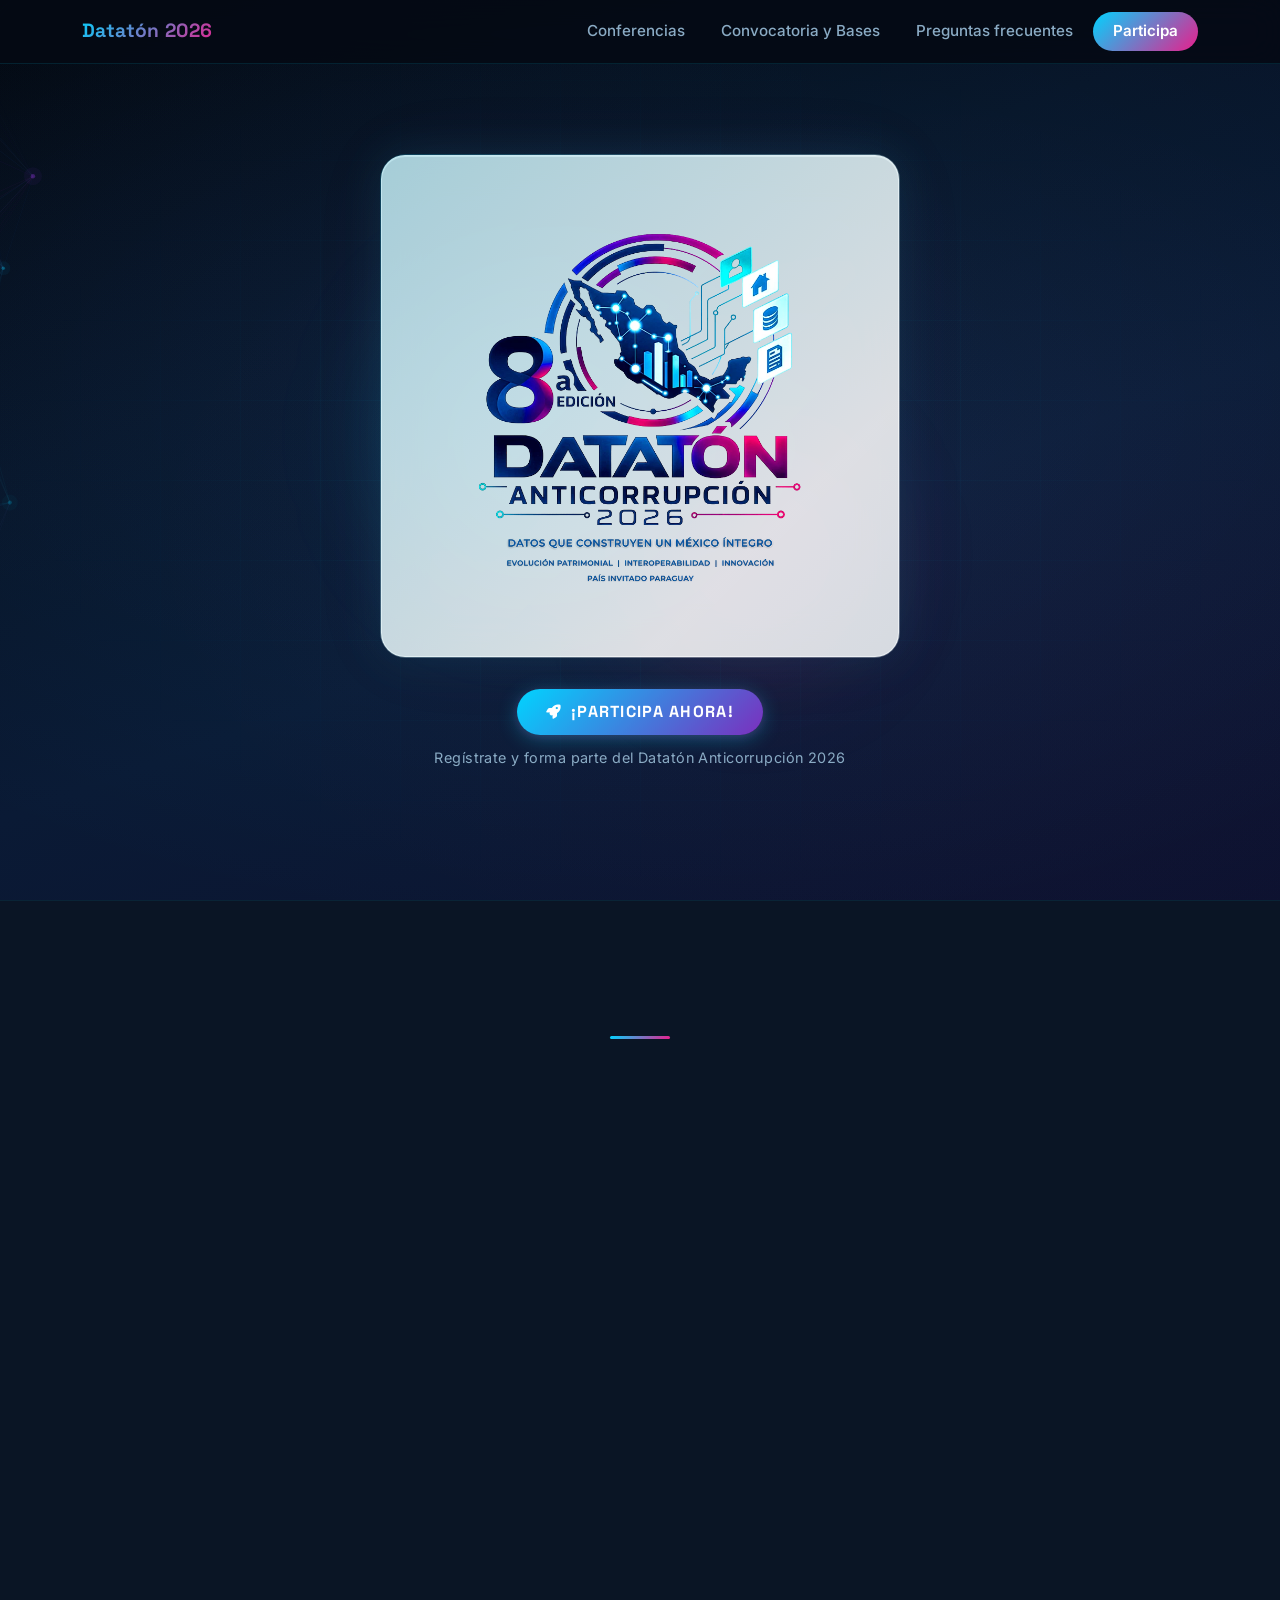
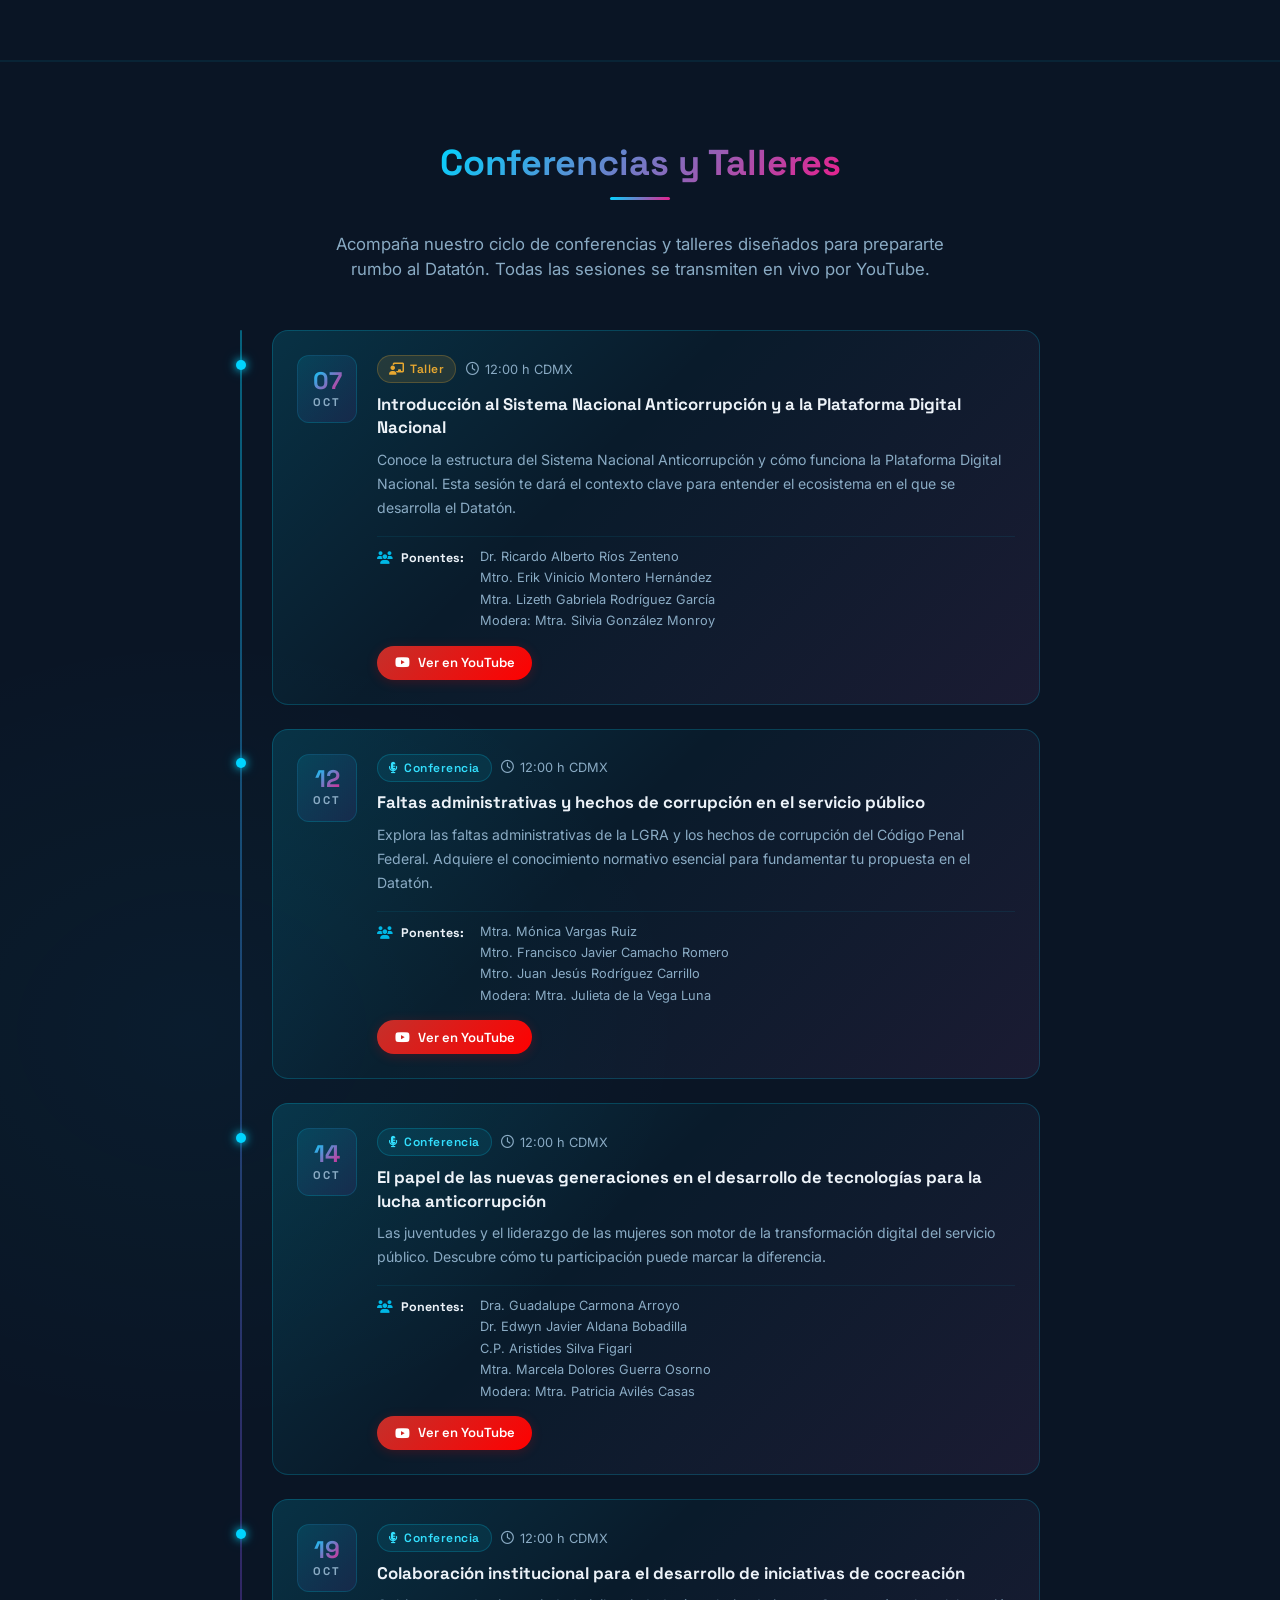
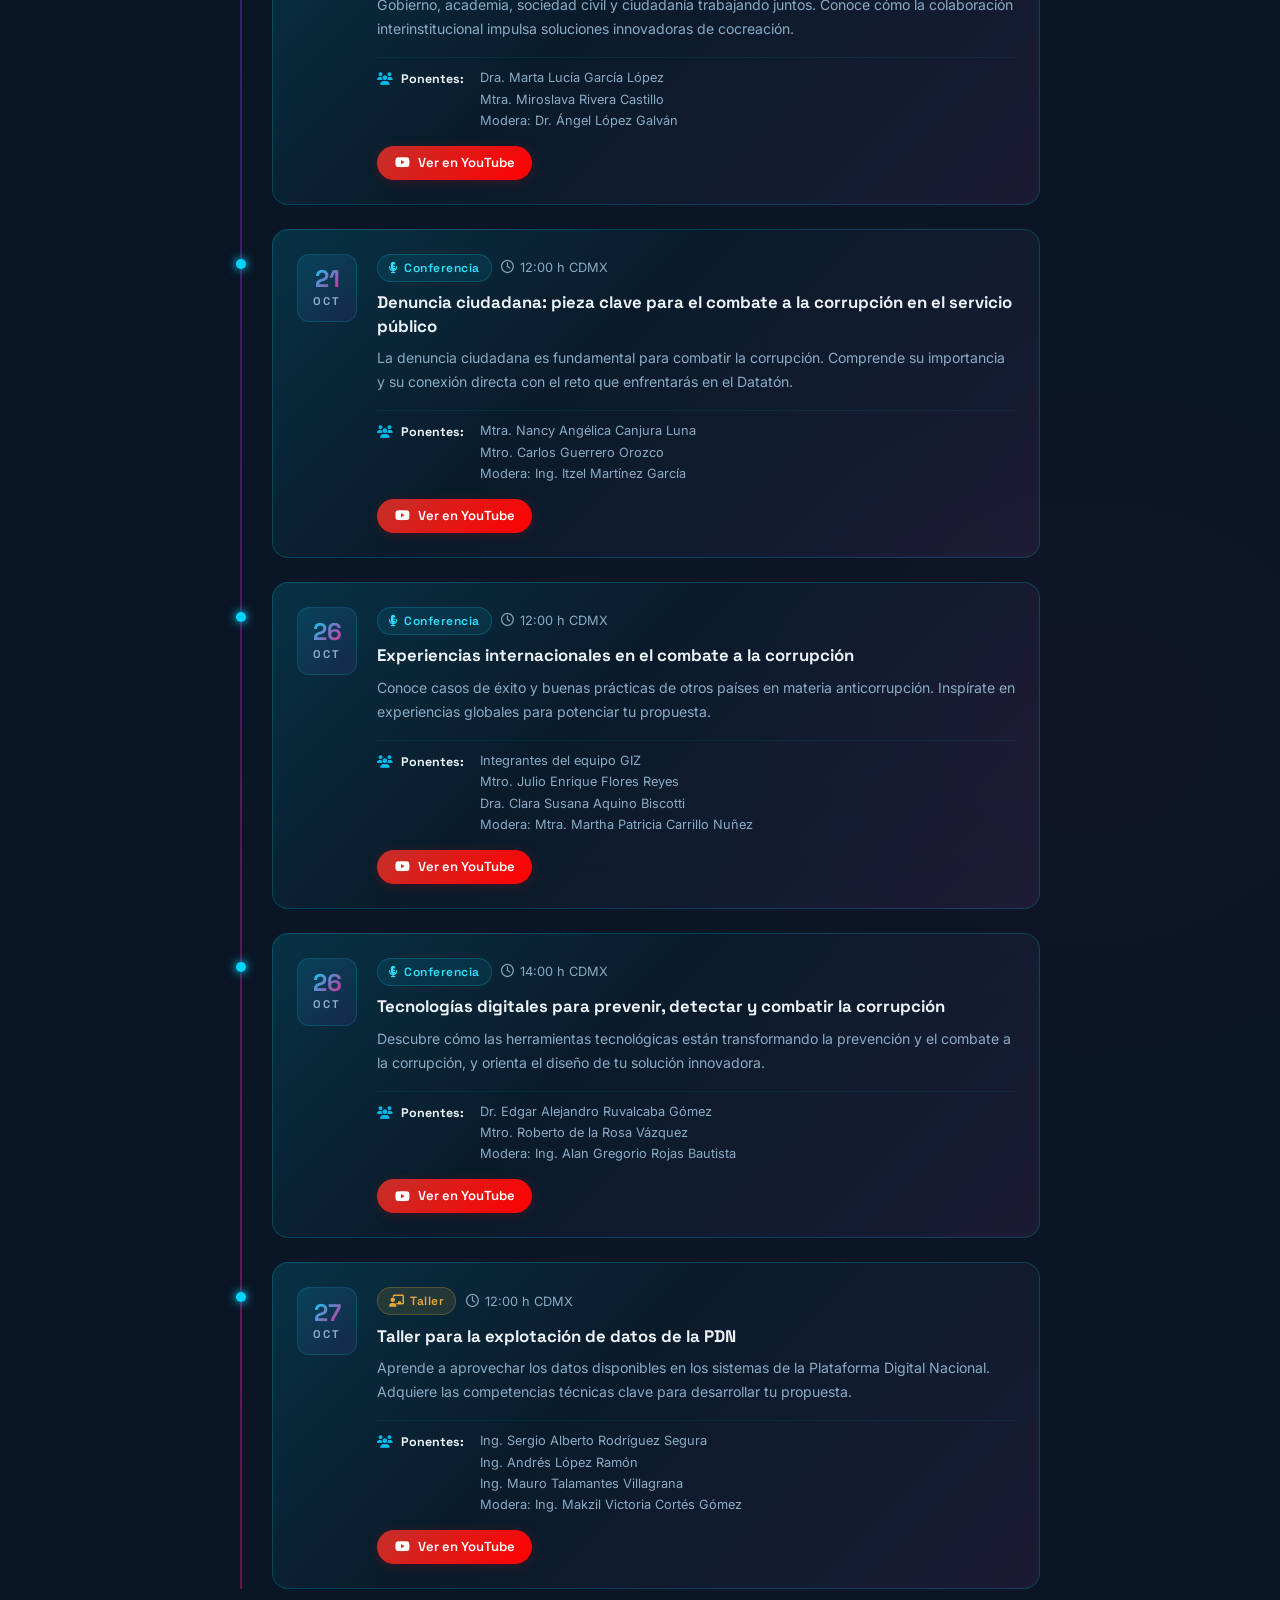
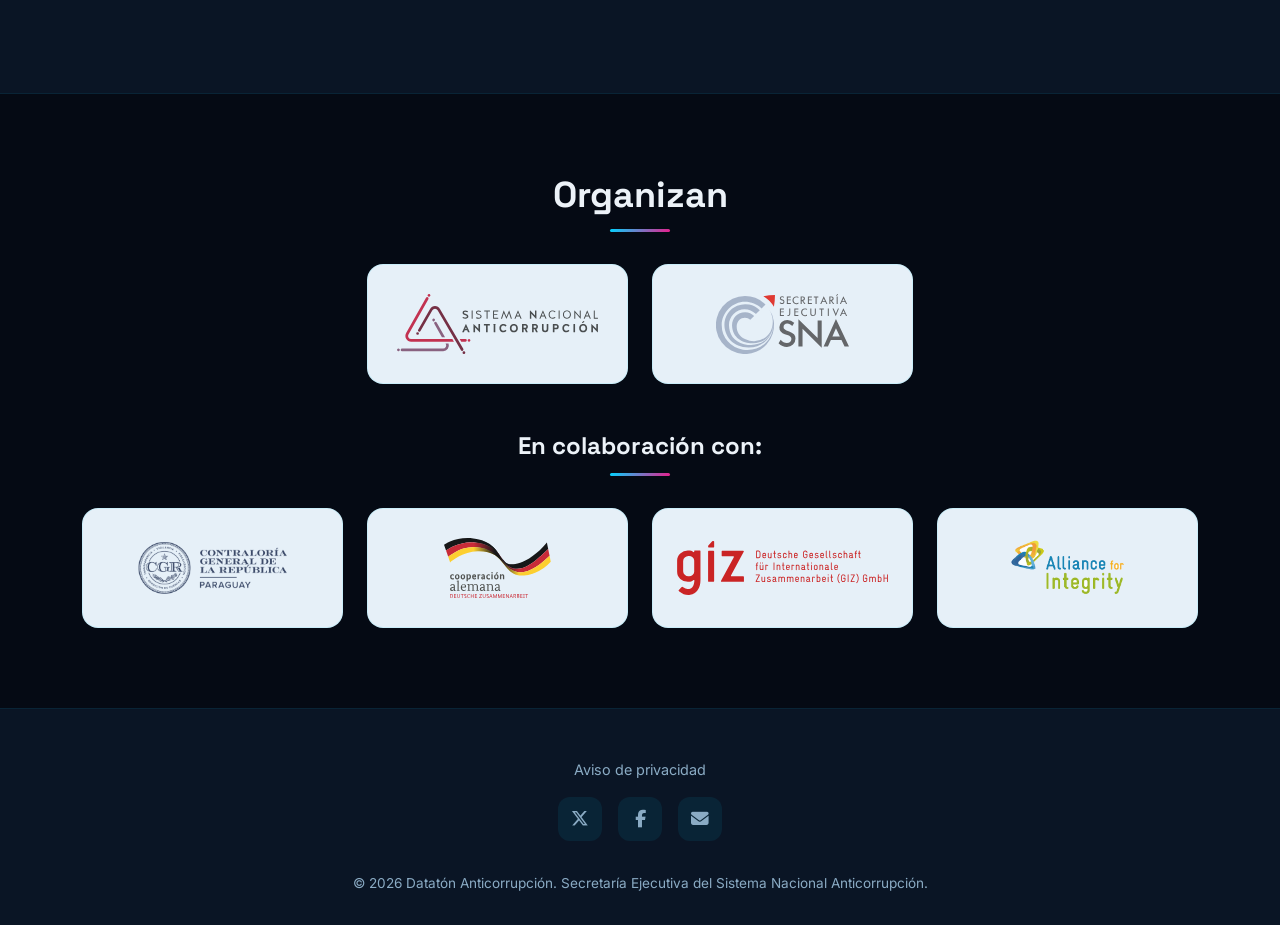
<file: index.html>
<!DOCTYPE html>
<html lang="es-MX">
<head>
  <meta charset="utf-8">
  <meta http-equiv="X-UA-Compatible" content="IE=edge">
  <meta name="viewport" content="width=device-width, initial-scale=1">

  <!-- SEO -->
  <title>Datatón Anticorrupción 2026</title>
  <meta name="description" content="El Datatón Anticorrupción 2026 es una iniciativa donde construiremos herramientas con el fin de combatir la corrupción en México.">
  <meta name="author" content="Datatón Anticorrupción 2026">
  <meta name="keywords" content="datatón, anticorrupción, hackathon, datos abiertos, México, SESNA, PDN, Plataforma Digital Nacional, corrupción">

  <!-- Open Graph / Facebook -->
  <meta property="og:type" content="website">
  <meta property="og:url" content="https://dataton2026.plataformadigitalnacional.org/">
  <meta property="og:title" content="Datatón Anticorrupción 2026">
  <meta property="og:description" content="El Datatón Anticorrupción 2026 es una iniciativa donde construiremos herramientas con el fin de combatir la corrupción en México.">
  <meta property="og:image" content="https://dataton2026.plataformadigitalnacional.org/img/card-2026.jpg">
  <meta property="og:locale" content="es_MX">
  <meta property="og:site_name" content="Datatón Anticorrupción 2026">

  <!-- Twitter Card -->
  <meta name="twitter:card" content="summary_large_image">
  <meta name="twitter:url" content="https://dataton2026.plataformadigitalnacional.org/">
  <meta name="twitter:title" content="Datatón Anticorrupción 2026">
  <meta name="twitter:description" content="El Datatón Anticorrupción 2026 es una iniciativa donde construiremos herramientas con el fin de combatir la corrupción en México.">
  <meta name="twitter:image" content="https://dataton2026.plataformadigitalnacional.org/img/card-2026.jpg">

  <!-- Structured Data -->
  <script type="application/ld+json">
  {
    "@context": "https://schema.org",
    "@type": "Event",
    "name": "Datatón Anticorrupción 2026",
    "startDate": "2026-11-17T09:00-06:00",
    "endDate": "2026-11-29T18:00-06:00",
    "eventStatus": "https://schema.org/EventScheduled",
    "eventAttendanceMode": "https://schema.org/OnlineEventAttendanceMode",
    "location": {
      "@type": "VirtualLocation",
      "url": "https://dataton2026.plataformadigitalnacional.org/"
    },
    "image": ["https://dataton2026.plataformadigitalnacional.org/img/card-2026.jpg"],
    "description": "El Datatón Anticorrupción 2026 es una iniciativa donde construiremos herramientas con el fin de combatir la corrupción en México.",
    "offers": {
      "@type": "Offer",
      "url": "https://dataton2026.plataformadigitalnacional.org/",
      "price": "0",
      "priceCurrency": "MXN",
      "availability": "https://schema.org/InStock"
    },
    "performer": {
      "@type": "PerformingGroup",
      "name": "SESNA"
    },
    "organizer": {
      "@type": "Organization",
      "name": "Secretaría Ejecutiva del Sistema Nacional Anticorrupción",
      "url": "https://www.gob.mx/sesna"
    }
  }
  </script>

  <!-- Favicon -->
  <link rel="shortcut icon" type="image/x-icon" href="https://dataton2025.plataformadigitalnacional.org/favicon.ico">
  <link rel="icon" type="image/x-icon" href="https://dataton2025.plataformadigitalnacional.org/favicon.ico">

  <!-- Google Fonts -->
  <link rel="preconnect" href="https://fonts.googleapis.com">
  <link rel="preconnect" href="https://fonts.gstatic.com" crossorigin>
  <link href="https://fonts.googleapis.com/css2?family=Inter:wght@400;500;600;700;800;900&family=Space+Grotesk:wght@500;600;700;800&display=swap" rel="stylesheet">

  <!-- Bootstrap 5 -->
  <link href="https://cdn.jsdelivr.net/npm/bootstrap@5.3.3/dist/css/bootstrap.min.css" rel="stylesheet" crossorigin="anonymous">

  <!-- Font Awesome 6 -->
  <link rel="stylesheet" href="https://cdnjs.cloudflare.com/ajax/libs/font-awesome/6.5.1/css/all.min.css" crossorigin="anonymous" referrerpolicy="no-referrer">

  <!-- Estilos compartidos -->
  <link href="./css/styles.css" rel="stylesheet">
</head>

<body id="page-top">

  <!-- ======================== NAVBAR ======================== -->
  <nav class="navbar navbar-expand-lg fixed-top">
    <div class="container">
      <a class="navbar-brand" href="./">Datatón 2026</a>
      <button class="navbar-toggler" type="button" data-bs-toggle="collapse" data-bs-target="#navigation"
              aria-controls="navigation" aria-expanded="false" aria-label="Toggle navigation">
        <span class="navbar-toggler-icon"></span>
      </button>
      <div class="collapse navbar-collapse" id="navigation">
        <ul class="navbar-nav ms-auto align-items-center gap-1">
          <li class="nav-item"><a class="nav-link" href="#conferencias">Conferencias</a></li>
          <li class="nav-item"><a class="nav-link" href="./bases/">Convocatoria y Bases</a></li>
          <li class="nav-item"><a class="nav-link" href="./dudas">Preguntas frecuentes</a></li>
          <li class="nav-item">
            <a class="nav-link btn-cta-nav" href="https://forms.gle/nimcpZLRFg9wvqJU7" target="_blank" rel="noopener">Participa</a>
          </li>
        </ul>
      </div>
    </div>
  </nav>

  <!-- ======================== HERO ======================== -->
  <header class="hero">
    <!-- Animated network mesh -->
    <canvas class="network-canvas" id="networkCanvas"></canvas>

    <!-- Main content -->
    <div class="content">
      <!-- Decorative blobs for depth -->
      <div class="hero-blobs">
        <div class="blob blob-cyan"></div>
        <div class="blob blob-magenta"></div>
      </div>

      <div class="hero-glass-card">
        <img src="./img/logos/logo-dataton-hero.webp" alt="Datatón Anticorrupción 2026" class="hero-logo-img">
      </div>

      <a href="https://forms.gle/nimcpZLRFg9wvqJU7" target="_blank" rel="noopener" class="badge-gradient" style="text-decoration:none;">
        <i class="fa-solid fa-rocket"></i>
        ¡Participa ahora!
      </a>

      <p class="hero-register-note">Regístrate y forma parte del Datatón Anticorrupción 2026</p>
    </div>
  </header>

  <!-- ======================== CONVOCATORIA ======================== -->
  <section id="info">
    <div class="container">
      <h2 class="section-heading fade-in-section"><span class="gradient-text">Convocatoria</span></h2>
      <div class="glow-line"></div>
      <p class="section-subtitle fade-in-section">
        La Secretaría Ejecutiva del Sistema Nacional Anticorrupción (SESNA) invita al público en general interesado en temas de datos, tecnología y anticorrupción a participar en la octava edición del Datatón Anticorrupción 2026.
      </p>

      <div class="row cards-row">
        <!-- OBJETIVO -->
        <div class="col-lg-4">
          <div class="info-card fade-in-section h-100">
            <h4><i class="fa-solid fa-bullseye"></i> Objetivo</h4>
            <p>Promover la participación ciudadana y de personas servidoras públicas mediante el uso de datos de la Plataforma Digital Nacional (PDN) para generar propuestas innovadoras.</p>
          </div>
        </div>
        <!-- RETO -->
        <div class="col-lg-4">
          <div class="info-card fade-in-section h-100">
            <h4><i class="fa-solid fa-code"></i> Reto</h4>
            <p>Desarrollar propuestas orientadas a fortalecer el Sistema de Denuncias Públicas (S5), priorizando siempre la protección de la identidad de los denunciantes.</p>
          </div>
        </div>
        <!-- DATOS -->
        <div class="col-lg-4">
          <div class="info-card fade-in-section h-100">
            <h4><i class="fa-solid fa-database"></i> Datos</h4>
            <p>Se podrán aprovechar, analizar y explotar los datos abiertos disponibles en la PDN para la prevención, detección y combate de la corrupción.</p>
          </div>
        </div>
      </div>

      <div class="text-center mt-5 fade-in-section">
        <a href="./bases" class="btn btn-outline-neon px-4 py-3">
          MÁS INFORMACIÓN <i class="fa-solid fa-arrow-right ms-2"></i>
        </a>
      </div>
    </div>
  </section>

  <!-- ======================== CONFERENCIAS ======================== -->
  <section id="conferencias">
    <div class="container">
      <h2 class="section-heading fade-in-section"><span class="gradient-text">Conferencias y Talleres</span></h2>
      <div class="glow-line"></div>
      <p class="section-subtitle fade-in-section">
        Acompaña nuestro ciclo de conferencias y talleres diseñados para prepararte rumbo al Datatón. Todas las sesiones se transmiten en vivo por YouTube.
      </p>

      <div class="conf-timeline">

        <!-- CONF 1 — CONFIRMADA -->
        <div class="conf-card conf-confirmed fade-in-section">
          <div class="conf-date-badge">
            <span class="conf-day">07</span>
            <span class="conf-month">OCT</span>
          </div>
          <div class="conf-body">
            <div class="conf-meta">
              <span class="conf-tag conf-tag-taller"><i class="fa-solid fa-chalkboard-user"></i> Taller</span>
              <span class="conf-time"><i class="fa-regular fa-clock"></i> 12:00 h CDMX</span>
            </div>
            <h3 class="conf-title">Introducción al Sistema Nacional Anticorrupción y a la Plataforma Digital Nacional</h3>
            <p class="conf-desc">Conoce la estructura del Sistema Nacional Anticorrupción y cómo funciona la Plataforma Digital Nacional. Esta sesión te dará el contexto clave para entender el ecosistema en el que se desarrolla el Datatón.</p>
            <div class="conf-speakers">
              <p class="conf-speakers-label"><i class="fa-solid fa-users"></i> Ponentes:</p>
              <ul class="conf-speakers-list">
                <li>Dr. Ricardo Alberto Ríos Zenteno</li>
                <li>Mtro. Erik Vinicio Montero Hernández</li>
                <li>Mtra. Lizeth Gabriela Rodríguez García</li>
                <li>Modera: Mtra. Silvia González Monroy</li>
              </ul>
            </div>
            <div class="conf-actions">
              <a href="https://youtube.com/live/_mJcncTN-I8" class="btn-conf-youtube" target="_blank" rel="noopener">
                <i class="fa-brands fa-youtube"></i> Ver en YouTube
              </a>
            </div>
          </div>
        </div>

        <!-- CONF 2 — CONFIRMADA -->
        <div class="conf-card conf-confirmed fade-in-section">
          <div class="conf-date-badge">
            <span class="conf-day">12</span>
            <span class="conf-month">OCT</span>
          </div>
          <div class="conf-body">
            <div class="conf-meta">
              <span class="conf-tag conf-tag-conferencia"><i class="fa-solid fa-microphone-lines"></i> Conferencia</span>
              <span class="conf-time"><i class="fa-regular fa-clock"></i> 12:00 h CDMX</span>
            </div>
            <h3 class="conf-title">Faltas administrativas y hechos de corrupción en el servicio público</h3>
            <p class="conf-desc">Explora las faltas administrativas de la LGRA y los hechos de corrupción del Código Penal Federal. Adquiere el conocimiento normativo esencial para fundamentar tu propuesta en el Datatón.</p>
            <div class="conf-speakers">
              <p class="conf-speakers-label"><i class="fa-solid fa-users"></i> Ponentes:</p>
              <ul class="conf-speakers-list">
                <li>Mtra. Mónica Vargas Ruiz</li>
                <li>Mtro. Francisco Javier Camacho Romero</li>
                <li>Mtro. Juan Jesús Rodríguez Carrillo</li>
                <li>Modera: Mtra. Julieta de la Vega Luna</li>
              </ul>
            </div>
            <div class="conf-actions">
              <a href="https://www.youtube.com/live/OnIdxAjmc5s?si=ImS4AhS9SBMqg_Q7" class="btn-conf-youtube" target="_blank" rel="noopener">
                <i class="fa-brands fa-youtube"></i> Ver en YouTube
              </a>
            </div>
          </div>
        </div>

        <!-- CONF 3 — CONFIRMADA -->
        <div class="conf-card conf-confirmed fade-in-section">
          <div class="conf-date-badge">
            <span class="conf-day">14</span>
            <span class="conf-month">OCT</span>
          </div>
          <div class="conf-body">
            <div class="conf-meta">
              <span class="conf-tag conf-tag-conferencia"><i class="fa-solid fa-microphone-lines"></i> Conferencia</span>
              <span class="conf-time"><i class="fa-regular fa-clock"></i> 12:00 h CDMX</span>
            </div>
            <h3 class="conf-title">El papel de las nuevas generaciones en el desarrollo de tecnologías para la lucha anticorrupción</h3>
            <p class="conf-desc">Las juventudes y el liderazgo de las mujeres son motor de la transformación digital del servicio público. Descubre cómo tu participación puede marcar la diferencia.</p>
            <div class="conf-speakers">
              <p class="conf-speakers-label"><i class="fa-solid fa-users"></i> Ponentes:</p>
              <ul class="conf-speakers-list">
                <li>Dra. Guadalupe Carmona Arroyo</li>
                <li>Dr. Edwyn Javier Aldana Bobadilla</li>
                <li>C.P. Aristides Silva Figari</li>
                <li>Mtra. Marcela Dolores Guerra Osorno</li>
                <li>Modera: Mtra. Patricia Avilés Casas</li>
              </ul>
            </div>
            <div class="conf-actions">
              <a href="https://www.youtube.com/live/G5s7EeuKTqI" class="btn-conf-youtube" target="_blank" rel="noopener">
                <i class="fa-brands fa-youtube"></i> Ver en YouTube
              </a>
            </div>
          </div>
        </div>

        <!-- CONF 4 — CONFIRMADA -->
        <div class="conf-card conf-confirmed fade-in-section">
          <div class="conf-date-badge">
            <span class="conf-day">19</span>
            <span class="conf-month">OCT</span>
          </div>
          <div class="conf-body">
            <div class="conf-meta">
              <span class="conf-tag conf-tag-conferencia"><i class="fa-solid fa-microphone-lines"></i> Conferencia</span>
              <span class="conf-time"><i class="fa-regular fa-clock"></i> 12:00 h CDMX</span>
            </div>
            <h3 class="conf-title">Colaboración institucional para el desarrollo de iniciativas de cocreación</h3>
            <p class="conf-desc">Gobierno, academia, sociedad civil y ciudadanía trabajando juntos. Conoce cómo la colaboración interinstitucional impulsa soluciones innovadoras de cocreación.</p>
            <div class="conf-speakers">
              <p class="conf-speakers-label"><i class="fa-solid fa-users"></i> Ponentes:</p>
              <ul class="conf-speakers-list">
                <li>Dra. Marta Lucía García López</li>
                <li>Mtra. Miroslava Rivera Castillo</li>
                <li>Modera: Dr. Ángel López Galván</li>
              </ul>
            </div>
            <div class="conf-actions">
              <a href="https://www.youtube.com/live/klvzGpw6agU?si=4Q3u0t6V9egm72b7" class="btn-conf-youtube" target="_blank" rel="noopener">
                <i class="fa-brands fa-youtube"></i> Ver en YouTube
              </a>
            </div>
          </div>
        </div>

        <!-- CONF 5 — CONFIRMADA -->
        <div class="conf-card conf-confirmed fade-in-section">
          <div class="conf-date-badge">
            <span class="conf-day">21</span>
            <span class="conf-month">OCT</span>
          </div>
          <div class="conf-body">
            <div class="conf-meta">
              <span class="conf-tag conf-tag-conferencia"><i class="fa-solid fa-microphone-lines"></i> Conferencia</span>
              <span class="conf-time"><i class="fa-regular fa-clock"></i> 12:00 h CDMX</span>
            </div>
            <h3 class="conf-title">Denuncia ciudadana: pieza clave para el combate a la corrupción en el servicio público</h3>
            <p class="conf-desc">La denuncia ciudadana es fundamental para combatir la corrupción. Comprende su importancia y su conexión directa con el reto que enfrentarás en el Datatón.</p>
            <div class="conf-speakers">
              <p class="conf-speakers-label"><i class="fa-solid fa-users"></i> Ponentes:</p>
              <ul class="conf-speakers-list">
                <li>Mtra. Nancy Angélica Canjura Luna</li>
                <li>Mtro. Carlos Guerrero Orozco</li>
                <li>Modera: Ing. Itzel Martínez García</li>
              </ul>
            </div>
            <div class="conf-actions">
              <a href="https://www.youtube.com/live/aUpMiOtWAW8" class="btn-conf-youtube" target="_blank" rel="noopener">
                <i class="fa-brands fa-youtube"></i> Ver en YouTube
              </a>
            </div>
          </div>
        </div>

        <!-- CONF 6 — CONFIRMADA -->
        <div class="conf-card conf-confirmed fade-in-section">
          <div class="conf-date-badge">
            <span class="conf-day">26</span>
            <span class="conf-month">OCT</span>
          </div>
          <div class="conf-body">
            <div class="conf-meta">
              <span class="conf-tag conf-tag-conferencia"><i class="fa-solid fa-microphone-lines"></i> Conferencia</span>
              <span class="conf-time"><i class="fa-regular fa-clock"></i> 12:00 h CDMX</span>
            </div>
            <h3 class="conf-title">Experiencias internacionales en el combate a la corrupción</h3>
            <p class="conf-desc">Conoce casos de éxito y buenas prácticas de otros países en materia anticorrupción. Inspírate en experiencias globales para potenciar tu propuesta.</p>
            <div class="conf-speakers">
              <p class="conf-speakers-label"><i class="fa-solid fa-users"></i> Ponentes:</p>
              <ul class="conf-speakers-list">
                <li>Integrantes del equipo GIZ</li>
                <li>Mtro. Julio Enrique Flores Reyes</li>
                <li>Dra. Clara Susana Aquino Biscotti</li>
                <li>Modera: Mtra. Martha Patricia Carrillo Nuñez</li>
              </ul>
            </div>
            <div class="conf-actions">
              <a href="https://www.youtube.com/live/azIBTEobNtM" class="btn-conf-youtube" target="_blank" rel="noopener">
                <i class="fa-brands fa-youtube"></i> Ver en YouTube
              </a>
            </div>
          </div>
        </div>

        <!-- CONF 7 — CONFIRMADA -->
        <div class="conf-card conf-confirmed fade-in-section">
          <div class="conf-date-badge">
            <span class="conf-day">26</span>
            <span class="conf-month">OCT</span>
          </div>
          <div class="conf-body">
            <div class="conf-meta">
              <span class="conf-tag conf-tag-conferencia"><i class="fa-solid fa-microphone-lines"></i> Conferencia</span>
              <span class="conf-time"><i class="fa-regular fa-clock"></i> 14:00 h CDMX</span>
            </div>
            <h3 class="conf-title">Tecnologías digitales para prevenir, detectar y combatir la corrupción</h3>
            <p class="conf-desc">Descubre cómo las herramientas tecnológicas están transformando la prevención y el combate a la corrupción, y orienta el diseño de tu solución innovadora.</p>
            <div class="conf-speakers">
              <p class="conf-speakers-label"><i class="fa-solid fa-users"></i> Ponentes:</p>
              <ul class="conf-speakers-list">
                <li>Dr. Edgar Alejandro Ruvalcaba Gómez</li>
                <li>Mtro. Roberto de la Rosa Vázquez</li>
                <li>Modera: Ing. Alan Gregorio Rojas Bautista</li>
              </ul>
            </div>
            <div class="conf-actions">
              <a href="https://www.youtube.com/live/KcMtZPPbLYs" class="btn-conf-youtube" target="_blank" rel="noopener">
                <i class="fa-brands fa-youtube"></i> Ver en YouTube
              </a>
            </div>
          </div>
        </div>

        <!-- CONF 8 — CONFIRMADA -->
        <div class="conf-card conf-confirmed fade-in-section">
          <div class="conf-date-badge">
            <span class="conf-day">27</span>
            <span class="conf-month">OCT</span>
          </div>
          <div class="conf-body">
            <div class="conf-meta">
              <span class="conf-tag conf-tag-taller"><i class="fa-solid fa-chalkboard-user"></i> Taller</span>
              <span class="conf-time"><i class="fa-regular fa-clock"></i> 12:00 h CDMX</span>
            </div>
            <h3 class="conf-title">Taller para la explotación de datos de la PDN</h3>
            <p class="conf-desc">Aprende a aprovechar los datos disponibles en los sistemas de la Plataforma Digital Nacional. Adquiere las competencias técnicas clave para desarrollar tu propuesta.</p>
            <div class="conf-speakers">
              <p class="conf-speakers-label"><i class="fa-solid fa-users"></i> Ponentes:</p>
              <ul class="conf-speakers-list">
                <li>Ing. Sergio Alberto Rodríguez Segura</li>
                <li>Ing. Andrés López Ramón</li>
                <li>Ing. Mauro Talamantes Villagrana</li>
                <li>Modera: Ing. Makzil Victoria Cortés Gómez</li>
              </ul>
            </div>
            <div class="conf-actions">
              <a href="https://www.youtube.com/live/k9o__B38Kg4" class="btn-conf-youtube" target="_blank" rel="noopener">
                <i class="fa-brands fa-youtube"></i> Ver en YouTube
              </a>
            </div>
          </div>
        </div>

      </div><!-- /conf-timeline -->
    </div>
  </section>

  <!-- ======================== ORGANIZADORES ======================== -->
  <section id="organizadores">
    <div class="container">
      <h2 class="section-heading fade-in-section">Organizan</h2>
      <div class="glow-line"></div>
      <div class="row justify-content-center g-4">
        <div class="col-6 col-md-4 col-lg-3">
          <a href="https://www.sna.org.mx/" target="_blank" rel="noopener" class="text-decoration-none">
            <div class="sponsor-card fade-in-section">
              <img src="./img/logos/logo-sna.svg" alt="Sistema Nacional Anticorrupción">
            </div>
          </a>
        </div>
        <div class="col-6 col-md-4 col-lg-3">
          <a href="https://sesna.gob.mx" target="_blank" rel="noopener" class="text-decoration-none">
            <div class="sponsor-card fade-in-section">
              <img src="./img/logos/logo-sesna.svg" alt="SESNA">
            </div>
          </a>
        </div>
      </div>
      <h3 class="section-heading fade-in-section" style="font-size:1.5rem; margin-top:3rem;">En colaboración con:</h3>
      <div class="glow-line"></div>
      <div class="row justify-content-center g-4">
        <div class="col-6 col-md-4 col-lg-3">
          <div class="sponsor-card fade-in-section">
            <img src="./img/logos/Logo-CGR.png" alt="CGR">
          </div>
        </div>
        <div class="col-6 col-md-4 col-lg-3">
          <div class="sponsor-card fade-in-section">
            <img src="./img/logos/logo-germancooperation-es.svg" alt="German Cooperation">
          </div>
        </div>
        <div class="col-6 col-md-4 col-lg-3">
          <div class="sponsor-card fade-in-section">
            <img src="./img/logos/giz-logo-with-claim.svg" alt="GIZ">
          </div>
        </div>
        <div class="col-6 col-md-4 col-lg-3">
          <div class="sponsor-card fade-in-section">
            <img src="./img/logos/alliance-for-integrity.png" alt="Alliance for Integrity">
          </div>
        </div>
      </div>
    </div>
  </section>

  <!-- ======================== FOOTER ======================== -->
  <footer>
    <div class="container">
      <div class="text-center footer-links mb-3">
        <a href="/aviso-privacidad.pdf" target="_blank" rel="noopener">Aviso de privacidad</a>
      </div>
      <div class="d-flex justify-content-center gap-3 mb-4">
        <a href="https://twitter.com/SESNAOficial" title="Twitter / X" class="social-link" target="_blank" rel="noopener">
          <i class="fa-brands fa-x-twitter"></i>
        </a>
        <a href="https://www.facebook.com/SESNAOficial" title="Facebook" class="social-link" target="_blank" rel="noopener">
          <i class="fa-brands fa-facebook-f"></i>
        </a>
        <a href="mailto:dataton@sesna.gob.mx" title="Correo electrónico" class="social-link">
          <i class="fa-solid fa-envelope"></i>
        </a>
      </div>
      <div class="footer-copy">
        &copy; 2026 Datatón Anticorrupción. Secretaría Ejecutiva del Sistema Nacional Anticorrupción.
      </div>
    </div>
  </footer>

  <!-- Bootstrap 5 JS -->
  <script src="https://cdn.jsdelivr.net/npm/bootstrap@5.3.3/dist/js/bootstrap.bundle.min.js" crossorigin="anonymous"></script>

  <!-- Scroll Reveal Animation -->
  <script>
    document.addEventListener('DOMContentLoaded', () => {
      const observer = new IntersectionObserver((entries) => {
        entries.forEach(entry => {
          if (entry.isIntersecting) {
            entry.target.classList.add('visible');
          }
        });
      }, { threshold: 0.15, rootMargin: '0px 0px -40px 0px' });

      document.querySelectorAll('.fade-in-section').forEach(el => observer.observe(el));

      // Navbar background on scroll
      const navbar = document.querySelector('.navbar');
      window.addEventListener('scroll', () => {
        navbar.style.background = window.scrollY > 50
          ? 'rgba(5, 10, 20, 0.95)'
          : 'rgba(5, 10, 20, 0.88)';
      });


    });
  </script>

  <!-- Network mesh animation -->
  <script>
    (() => {
      const canvas = document.getElementById('networkCanvas');
      if (!canvas) return;
      const ctx = canvas.getContext('2d');
      let w, h;
      const PARTICLE_COUNT = 55;
      const CONNECTION_DIST = 150;
      const MOUSE_DIST = 200;

      // Colors from the logo palette
      const colors = [
        { r: 0,   g: 212, b: 255 },  // cyan
        { r: 233, g: 30,  b: 140 },  // magenta
        { r: 123, g: 47,  b: 190 },  // violet
        { r: 0,   g: 184, b: 230 },  // cyan medium
        { r: 184, g: 232, b: 255 },  // ice
      ];

      let mouse = { x: -999, y: -999 };

      class Particle {
        constructor() {
          this.reset();
        }
        reset() {
          this.x = Math.random() * w;
          this.y = Math.random() * h;
          this.vx = (Math.random() - 0.5) * 0.4;
          this.vy = (Math.random() - 0.5) * 0.4;
          this.color = colors[Math.floor(Math.random() * colors.length)];
          this.radius = Math.random() * 2 + 1;
          this.baseAlpha = Math.random() * 0.4 + 0.2;
          this.alpha = this.baseAlpha;
          this.pulseSpeed = Math.random() * 0.02 + 0.005;
          this.pulseOffset = Math.random() * Math.PI * 2;
        }
        update(t) {
          this.x += this.vx;
          this.y += this.vy;

          // Soft boundary wrap
          if (this.x < -20) this.x = w + 20;
          if (this.x > w + 20) this.x = -20;
          if (this.y < -20) this.y = h + 20;
          if (this.y > h + 20) this.y = -20;

          // Pulse
          this.alpha = this.baseAlpha + Math.sin(t * this.pulseSpeed + this.pulseOffset) * 0.15;

          // Mouse attraction (subtle)
          const dx = mouse.x - this.x;
          const dy = mouse.y - this.y;
          const dist = Math.sqrt(dx * dx + dy * dy);
          if (dist < MOUSE_DIST && dist > 0) {
            const force = (MOUSE_DIST - dist) / MOUSE_DIST * 0.008;
            this.vx += dx / dist * force;
            this.vy += dy / dist * force;
          }

          // Dampen velocity
          this.vx *= 0.999;
          this.vy *= 0.999;
        }
        draw() {
          const { r, g, b } = this.color;
          // Glow
          ctx.beginPath();
          ctx.arc(this.x, this.y, this.radius * 4, 0, Math.PI * 2);
          ctx.fillStyle = `rgba(${r}, ${g}, ${b}, ${this.alpha * 0.15})`;
          ctx.fill();
          // Core
          ctx.beginPath();
          ctx.arc(this.x, this.y, this.radius, 0, Math.PI * 2);
          ctx.fillStyle = `rgba(${r}, ${g}, ${b}, ${this.alpha})`;
          ctx.fill();
        }
      }

      let particles = [];

      function init() {
        w = canvas.width = canvas.offsetWidth;
        h = canvas.height = canvas.offsetHeight;
        particles = [];
        for (let i = 0; i < PARTICLE_COUNT; i++) {
          particles.push(new Particle());
        }
      }

      function drawConnections() {
        for (let i = 0; i < particles.length; i++) {
          for (let j = i + 1; j < particles.length; j++) {
            const dx = particles[i].x - particles[j].x;
            const dy = particles[i].y - particles[j].y;
            const dist = Math.sqrt(dx * dx + dy * dy);
            if (dist < CONNECTION_DIST) {
              const opacity = (1 - dist / CONNECTION_DIST) * 0.15;
              const ci = particles[i].color;
              const cj = particles[j].color;
              const r = Math.round((ci.r + cj.r) / 2);
              const g = Math.round((ci.g + cj.g) / 2);
              const b = Math.round((ci.b + cj.b) / 2);
              ctx.beginPath();
              ctx.moveTo(particles[i].x, particles[i].y);
              ctx.lineTo(particles[j].x, particles[j].y);
              ctx.strokeStyle = `rgba(${r}, ${g}, ${b}, ${opacity})`;
              ctx.lineWidth = 0.6;
              ctx.stroke();
            }
          }
        }
      }

      let frame = 0;
      function animate() {
        frame++;
        ctx.clearRect(0, 0, w, h);
        drawConnections();
        for (const p of particles) {
          p.update(frame);
          p.draw();
        }
        requestAnimationFrame(animate);
      }

      // Events
      window.addEventListener('resize', () => {
        w = canvas.width = canvas.offsetWidth;
        h = canvas.height = canvas.offsetHeight;
      });
      document.addEventListener('mousemove', (e) => {
        const rect = canvas.getBoundingClientRect();
        mouse.x = e.clientX - rect.left;
        mouse.y = e.clientY - rect.top;
      });
      document.addEventListener('mouseleave', () => {
        mouse.x = -999;
        mouse.y = -999;
      });

      init();
      animate();
    })();
  </script>

</body>
</html>
</file>
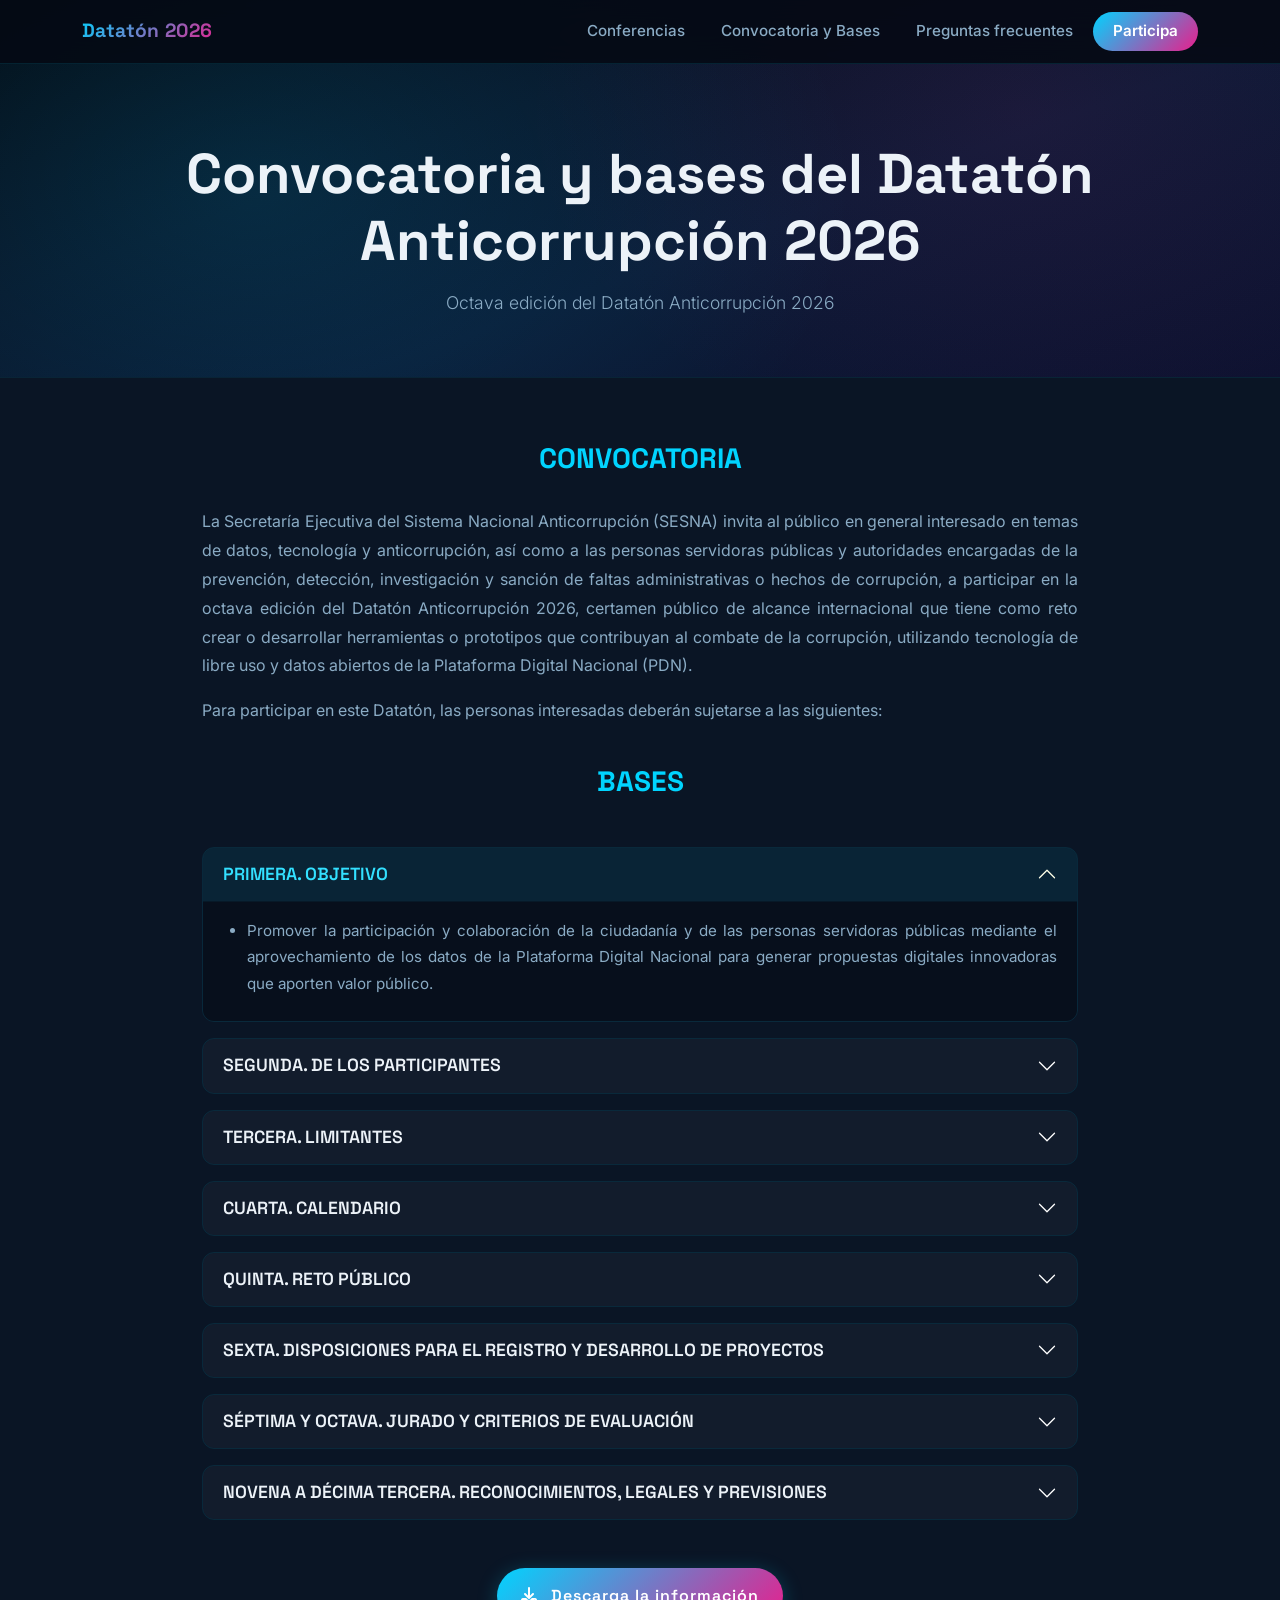
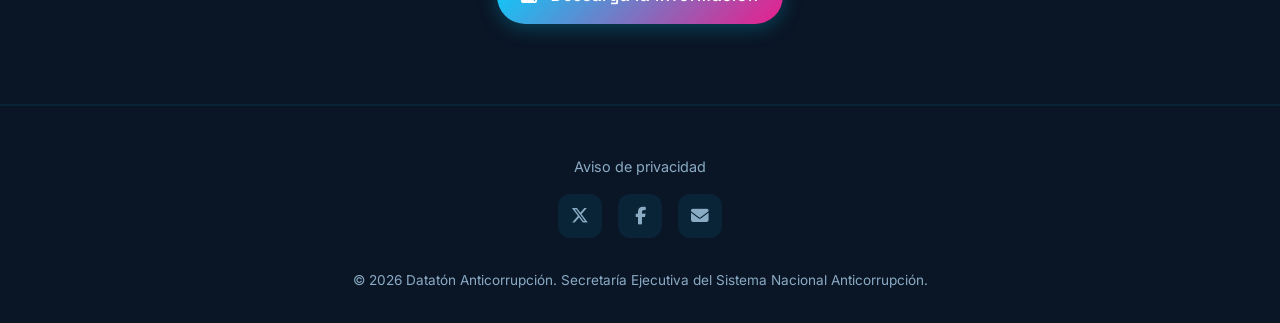
<file: bases/index.html>
<!DOCTYPE html>
<html lang="es-MX">

<head>
  <meta charset="utf-8">
  <meta http-equiv="X-UA-Compatible" content="IE=edge">
  <meta name="viewport" content="width=device-width, initial-scale=1">

  <!-- SEO -->
  <title>Bases Completas — Datatón Anticorrupción 2026</title>
  <meta name="description"
    content="Consulta las bases completas del Datatón Anticorrupción 2026. Fechas, requisitos, retos y evaluación.">
  <meta name="author" content="Datatón Anticorrupción 2026">

  <!-- Open Graph -->
  <meta property="og:type" content="website">
  <meta property="og:url" content="https://dataton2026.plataformadigitalnacional.org/bases">
  <meta property="og:title" content="Bases Completas — Datatón Anticorrupción 2026">
  <meta property="og:description"
    content="Consulta las bases completas del Datatón Anticorrupción 2026. Fechas, requisitos, retos y evaluación.">
  <meta property="og:image" content="https://dataton2026.plataformadigitalnacional.org/img/card-2026.jpg">
  <meta property="og:locale" content="es_MX">
  <meta property="og:site_name" content="Datatón Anticorrupción 2026">

  <!-- Twitter Card -->
  <meta name="twitter:card" content="summary_large_image">
  <meta name="twitter:title" content="Bases Completas — Datatón Anticorrupción 2026">
  <meta name="twitter:description"
    content="Consulta las bases completas del Datatón Anticorrupción 2026. Fechas, requisitos, retos y evaluación.">
  <meta name="twitter:image" content="https://dataton2026.plataformadigitalnacional.org/img/card-2026.jpg">

  <!-- Favicon -->
  <link rel="shortcut icon" type="image/x-icon" href="https://dataton2025.plataformadigitalnacional.org/favicon.ico">
  <link rel="icon" type="image/x-icon" href="https://dataton2025.plataformadigitalnacional.org/favicon.ico">

  <!-- Google Fonts -->
  <link rel="preconnect" href="https://fonts.googleapis.com">
  <link rel="preconnect" href="https://fonts.gstatic.com" crossorigin>
  <link
    href="https://fonts.googleapis.com/css2?family=Inter:wght@400;500;600;700;800;900&family=Space+Grotesk:wght@500;600;700&display=swap"
    rel="stylesheet">

  <!-- Bootstrap 5 -->
  <link href="https://cdn.jsdelivr.net/npm/bootstrap@5.3.3/dist/css/bootstrap.min.css" rel="stylesheet"
    crossorigin="anonymous">

  <!-- Font Awesome 6 -->
  <link rel="stylesheet" href="https://cdnjs.cloudflare.com/ajax/libs/font-awesome/6.5.1/css/all.min.css"
    crossorigin="anonymous" referrerpolicy="no-referrer">

  <!-- Estilos compartidos -->
  <link href="../css/styles.css" rel="stylesheet">
</head>

<body>

  <!-- ======================== NAVBAR ======================== -->
  <nav class="navbar navbar-expand-lg fixed-top">
    <div class="container">
      <a class="navbar-brand" href="../">Datatón 2026</a>
      <button class="navbar-toggler" type="button" data-bs-toggle="collapse" data-bs-target="#navigation"
        aria-controls="navigation" aria-expanded="false" aria-label="Toggle navigation">
        <span class="navbar-toggler-icon"></span>
      </button>
      <div class="collapse navbar-collapse" id="navigation">
        <ul class="navbar-nav ms-auto align-items-center gap-1">
          <li class="nav-item"><a class="nav-link" href="../#conferencias">Conferencias</a></li>
          <li class="nav-item"><a class="nav-link active" href="#">Convocatoria y Bases</a></li>
          <li class="nav-item"><a class="nav-link" href="../dudas">Preguntas frecuentes</a></li>
          <li class="nav-item">
            <a class="nav-link btn-cta-nav" href="https://forms.gle/nimcpZLRFg9wvqJU7" target="_blank" rel="noopener">Participa</a>
          </li>
        </ul>
      </div>
    </div>
  </nav>

  <!-- ======================== PAGE HEADER ======================== -->
  <header class="page-header">
    <div class="container">
      <h1><span class="gradient-text">Convocatoria y bases</span> del Datatón Anticorrupción 2026</h1>
      <p class="lead">Octava edición del Datatón Anticorrupción 2026</p>
    </div>
  </header>

  <!-- ======================== CONTENIDO ======================== -->
  <section class="bg-surface" style="padding: 4rem 0;">
    <div class="container" style="max-width: 900px;">

      <div class="text-center mb-5 fade-in-section" style="color: var(--text-muted); line-height: 1.8;">
        <h3 style="color: var(--primary); margin-bottom: 2rem;">CONVOCATORIA</h3>
        <p class="text-justify">La Secretaría Ejecutiva del Sistema Nacional Anticorrupción (SESNA) invita al público en
          general interesado en temas de datos, tecnología y anticorrupción, así como a las personas servidoras públicas
          y autoridades encargadas de la prevención, detección, investigación y sanción de faltas administrativas o
          hechos de corrupción, a participar en la octava edición del Datatón Anticorrupción 2026, certamen público de
          alcance internacional que tiene como reto crear o desarrollar herramientas o prototipos que contribuyan al
          combate de la corrupción, utilizando tecnología de libre uso y datos abiertos de la Plataforma Digital
          Nacional (PDN).</p>
        <p class="text-justify">Para participar en este Datatón, las personas interesadas deberán sujetarse a las
          siguientes:</p>
        <h3 style="color: var(--primary); margin-top: 2.5rem;">BASES</h3>
      </div>

      <div class="accordion" id="basesAccordion">

        <!-- OBJETIVO -->
        <div class="accordion-item custom-accordion fade-in-section">
          <h2 class="accordion-header">
            <button class="accordion-button" type="button" data-bs-toggle="collapse" data-bs-target="#collapseObjetivo"
              aria-expanded="true">
              PRIMERA. OBJETIVO
            </button>
          </h2>
          <div id="collapseObjetivo" class="accordion-collapse collapse show" data-bs-parent="#basesAccordion">
            <div class="accordion-body">
              <ul style="padding-left: 1.5rem; margin: 0;">
                <li>Promover la participación y colaboración de la ciudadanía y de las personas servidoras públicas
                  mediante el aprovechamiento de los datos de la Plataforma Digital Nacional para generar propuestas
                  digitales innovadoras que aporten valor público.</li>
              </ul>
            </div>
          </div>
        </div>

        <!-- PARTICIPANTES -->
        <div class="accordion-item custom-accordion fade-in-section">
          <h2 class="accordion-header">
            <button class="accordion-button collapsed" type="button" data-bs-toggle="collapse"
              data-bs-target="#collapseParticipantes">
              SEGUNDA. DE LOS PARTICIPANTES
            </button>
          </h2>
          <div id="collapseParticipantes" class="accordion-collapse collapse" data-bs-parent="#basesAccordion">
            <div class="accordion-body">
              <p><strong>Categoría 1. Público en general</strong></p>
              <ul style="padding-left: 1.5rem;">
                <li>Personas a título individual que no se encuentren laborando en un ente público.</li>
                <li>Equipos de máximo cinco integrantes. Será necesario nombrar a un representante. Se sugiere que estén
                  conformados por perfiles multidisciplinarios.</li>
              </ul>
              <p><strong>Categoría 2. Personas servidoras públicas</strong></p>
              <ul style="padding-left: 1.5rem;">
                <li>Personas servidoras públicas que preferentemente se enfoquen al combate a la corrupción.</li>
                <li>Equipos de máximo cinco integrantes. Será necesario nombrar a un representante. Todo el equipo
                  tendrá que estar conformado por personas servidoras públicas.</li>
              </ul>
              <p style="margin-bottom: 0;">Para ambas categorías, será indispensable que al menos una persona integrante
                de cada equipo cuente con disponibilidad para trasladarse a la Ciudad de México, en caso de que su
                propuesta resulte ganadora, a fin de presentarse en el lugar y fecha establecidos para la ceremonia de
                premiación en la presente convocatoria.</p>
            </div>
          </div>
        </div>

        <!-- LIMITANTES -->
        <div class="accordion-item custom-accordion fade-in-section">
          <h2 class="accordion-header">
            <button class="accordion-button collapsed" type="button" data-bs-toggle="collapse"
              data-bs-target="#collapseLimitantes">
              TERCERA. LIMITANTES
            </button>
          </h2>
          <div id="collapseLimitantes" class="accordion-collapse collapse" data-bs-parent="#basesAccordion">
            <div class="accordion-body">
              <ul style="padding-left: 1.5rem; margin: 0;">
                <li>No podrán participar las personas servidoras públicas que actualmente laboren en la SESNA.</li>
                <li>No podrán participar equipos que, de forma simultánea, estén concursando con el mismo proyecto en
                  cualquier otra dinámica, hackatón o ejercicio similar.</li>
                <li>Solo podrán participar proyectos originales que no hayan sido premiados o reconocidos en ediciones
                  anteriores del Datatón Anticorrupción ni en cualquier otra dinámica, hackatón o ejercicio similar.
                </li>
              </ul>
            </div>
          </div>
        </div>

        <!-- CALENDARIO -->
        <div class="accordion-item custom-accordion fade-in-section">
          <h2 class="accordion-header">
            <button class="accordion-button collapsed" type="button" data-bs-toggle="collapse"
              data-bs-target="#collapseCalendario">
              CUARTA. CALENDARIO
            </button>
          </h2>
          <div id="collapseCalendario" class="accordion-collapse collapse" data-bs-parent="#basesAccordion">
            <div class="accordion-body">
              <p>Para efectos de la presente convocatoria, se establecen las siguientes fechas y horas relevantes
                (tiempo del centro de México). Asimismo, los avisos, resultados y demás comunicaciones relacionadas se
                publicarán en el sitio oficial del Datatón Anticorrupción 2026.</p>
              <ul style="padding-left: 1.5rem;">
                <li>Fecha límite para inscribirse en el formulario: 23 de octubre de 2026 a las 23:59 horas.</li>
                <li>Publicación de la lista de los participantes y equipos que fueron recibidos y cumplen con las bases
                  de la convocatoria: 26 de octubre de 2026.</li>
                <li>Entrega de productos finales en formulario: 13 de noviembre de 2026 a las 23:59.</li>
                <li>Presentación de productos por parte de los equipos: 17 y 18 de noviembre de 2026.</li>
                <li>Proceso de deliberación: 27 de noviembre de 2026.</li>
                <li>Publicación del dictamen del jurado y equipos ganadores: 30 de noviembre de 2026.</li>
                <li>Premiación: 9 de diciembre de 2026, en el marco del Día Internacional contra la Corrupción.</li>
              </ul>
              <p style="margin-bottom: 0;">En caso de alguna modificación de las fechas, las mismas se harán saber a
                través del sitio web o de las redes sociales.</p>
            </div>
          </div>
        </div>

        <!-- RETO PÚBLICO -->
        <div class="accordion-item custom-accordion fade-in-section">
          <h2 class="accordion-header">
            <button class="accordion-button collapsed" type="button" data-bs-toggle="collapse"
              data-bs-target="#collapseReto">
              QUINTA. RETO PÚBLICO
            </button>
          </h2>
          <div id="collapseReto" class="accordion-collapse collapse" data-bs-parent="#basesAccordion">
            <div class="accordion-body">
              <p><strong>Planteamiento del reto</strong></p>
              <p>El reto principal del Datatón consiste en desarrollar propuestas creativas e innovadoras que
                contribuyan al fortalecimiento del Sistema de denuncias públicas de faltas administrativas y hechos de
                corrupción (S5) de la Plataforma Digital Nacional, tomando como punto de partida la versión de pruebas
                actualmente disponible.</p>
              <p>Las propuestas deberán plantear soluciones digitales de código abierto orientadas a mejorar su
                funcionalidad, accesibilidad, confiabilidad y experiencia de uso para la ciudadanía, así como a
                identificar y atender áreas de oportunidad que contribuyan a su fortalecimiento.</p>
              <p>De manera obligatoria, todas las propuestas deberán atender el eje de confidencialidad y anonimato
                durante todo el proceso de denuncia, mediante mecanismos que fortalezcan la protección de la identidad
                de las personas denunciantes en las etapas de recepción, trámite y seguimiento de las denuncias.</p>
              <p>Además, las propuestas podrán incorporar uno o varios de los siguientes ejes:</p>
              <ul style="padding-left: 1.5rem;">
                <li>Accesibilidad e inclusión. Soluciones que faciliten el uso del sistema de denuncias para personas
                  con discapacidad, personas adultas mayores y usuarias con distintos niveles de experiencia en el uso
                  de Internet, conforme a las recomendaciones del Consorcio Mundial de la Web (W3C) y el Estándar AA de
                  Accesibilidad WCAG 2.0, el cual puede ser consultado en el siguiente enlace:
                  https://www.w3.org/TR/2008/REC-WCAG20-20081211/</li>
                <li>Generación de datos abiertos y propuestas de visualización de información. Estrategias que permitan
                  al sistema de denuncias generar datos abiertos que puedan ser explotados y reutilizados por la
                  ciudadanía y que sean de utilidad para la toma de decisiones en el combate a la corrupción.</li>
                <li>Experiencia de usuario y trámite. Mejoras al sistema en cuanto a la recepción, trámite y seguimiento
                  de denuncias, orientadas a simplificar su uso y dar mayor certeza a las personas denunciantes sobre el
                  estatus de su denuncia.</li>
              </ul>
              <p style="margin-bottom: 0;">De manera adicional y no excluyente, las personas participantes podrán
                desarrollar propuestas de herramientas que permitan aprovechar, analizar y explotar los datos abiertos
                disponibles en la Plataforma Digital Nacional (PDN), con la finalidad de generar información útil para
                la prevención, detección y combate de la corrupción.</p>
            </div>
          </div>
        </div>

        <!-- REGISTRO Y DESARROLLO -->
        <div class="accordion-item custom-accordion fade-in-section">
          <h2 class="accordion-header">
            <button class="accordion-button collapsed" type="button" data-bs-toggle="collapse"
              data-bs-target="#collapseRegistro">
              SEXTA. DISPOSICIONES PARA EL REGISTRO Y DESARROLLO DE PROYECTOS
            </button>
          </h2>
          <div id="collapseRegistro" class="accordion-collapse collapse" data-bs-parent="#basesAccordion">
            <div class="accordion-body">
              <p><strong>Registro</strong></p>
              <p>La convocatoria será publicada el 25 de septiembre de 2026. El registro de las personas participantes
                estará abierto del 5 al 23 de octubre de 2026 a las 23:59 horas (tiempo del centro de México). Posterior
                a la fecha y hora señaladas, no se admitirá ningún registro adicional.</p>
              <p>Para realizar el registro de las personas participantes, se deberá ingresar a la siguiente liga:
                https://forms.gle/nimcpZLRFg9wvqJU7</p>
              <p>Los datos personales que se proporcionen para el registro serán tratados como información confidencial
                y serán utilizados exclusivamente para los fines del presente concurso, conforme a los términos
                dispuestos en el aviso de privacidad.</p>
              <p><strong>Especificaciones</strong></p>
              <p>Las propuestas de proyectos deberán cumplir con las siguientes características:</p>
              <ul style="padding-left: 1.5rem;">
                <li>Aceptar y aplicar la licencia abierta Creative Commons Attribution-NonCommercial (CC BY-NC). Esta
                  licencia permite que la ciudadanía y las instituciones utilicen estas creaciones con fines no
                  comerciales. Asimismo, deberá estar disponible para su uso por parte de la SESNA, así como de otras
                  autoridades que se dediquen al combate a la corrupción.</li>
                <li>Deberá ser públicamente accesible y proveer la entrega de la documentación y código utilizado en el
                  desarrollo del proyecto. Trabajar en un repositorio de código abierto, de preferencia GitHub.</li>
                <li>No presentar aplicaciones u otro tipo de herramienta digital que contenga algún tipo de código
                  malicioso que pueda causar daño a los activos de información institucionales de quien los reproduzca.
                </li>
                <li>No deberán utilizarse datos personales sensibles, reservados ni confidenciales.</li>
                <li>De ser el caso, declarar el uso de herramientas de Inteligencia Artificial, así como su finalidad y
                  alcance.</li>
              </ul>
              <p><strong>Productos finales entregables durante el desarrollo</strong></p>
              <ol style="padding-left: 1.5rem;">
                <li>Presentación ejecutiva. Documento que describe de manera sintética la problemática abordada, la
                  metodología empleada y la herramienta tecnológica desarrollada. Asimismo, la presentación deberá
                  incluir evidencia de su funcionamiento, por ejemplo, mediante una demostración, capturas de pantalla o
                  visualizaciones del tablero, sistema de alertas u otra solución desarrollada.</li>
                <li>Repositorio del código fuente utilizado para el desarrollo de la herramienta. Carpeta técnica que
                  incluye los archivos necesarios para su consulta y, en su caso, reproducción.</li>
                <li>Documentación. Archivos que describen la metodología, y tecnologías empleadas, que permitan que un
                  tercero comprenda cómo se desarrolló la herramienta y cómo se replicaría.</li>
              </ol>
              <p><strong>Causales de descalificación</strong></p>
              <ul style="padding-left: 1.5rem; margin-bottom: 0;">
                <li>No presentar o no concluir el registro de inscripción.</li>
                <li>No presentar en tiempo y forma el producto final.</li>
                <li>No realizar la presentación del producto desarrollado en el Datatón Anticorrupción 2026.</li>
                <li>No cumplir con alguna de las bases señaladas en la Convocatoria.</li>
                <li>Incurrir en conductas inapropiadas o contrarias a los principios de respeto y convivencia en
                  cualquiera de las plataformas de comunicación vinculadas al Datatón Anticorrupción 2026, a juicio de
                  la SESNA.</li>
                <li>Presentar aplicaciones u otro tipo de herramienta digital que contenga algún tipo de código
                  malicioso que pueda causar daño a los activos de información institucionales de quien los reproduzca
                </li>
              </ul>
            </div>
          </div>
        </div>

        <!-- JURADO Y EVALUACIÓN -->
        <div class="accordion-item custom-accordion fade-in-section">
          <h2 class="accordion-header">
            <button class="accordion-button collapsed" type="button" data-bs-toggle="collapse"
              data-bs-target="#collapseEvaluacion">
              SÉPTIMA Y OCTAVA. JURADO Y CRITERIOS DE EVALUACIÓN
            </button>
          </h2>
          <div id="collapseEvaluacion" class="accordion-collapse collapse" data-bs-parent="#basesAccordion">
            <div class="accordion-body">
              <p><strong>SÉPTIMA. JURADO</strong></p>
              <p>El jurado estará conformado por personas expertas de México y Paraguay, con diversas
                trayectorias profesionales y perfiles académicos, provenientes de instituciones gubernamentales,
                académicas y de la sociedad civil. Los nombres de las personas integrantes del Jurado se darán a conocer
                mediante el Acta de dictamen.</p>
              <p><strong>OCTAVA. CRITERIOS DE EVALUACIÓN</strong></p>
              <p>Los criterios que considerará el jurado para la evaluación de los proyectos son los siguientes:</p>
              <div class="table-responsive mt-3 mb-0">
                <table class="table table-dark table-bordered table-striped mb-0"
                  style="border-color: rgba(0,212,255,0.1);">
                  <thead>
                    <tr style="color: var(--primary);">
                      <th>Criterio</th>
                      <th>Descripción</th>
                    </tr>
                  </thead>
                  <tbody>
                    <tr>
                      <td>1. Confidencialidad y protección de la identidad de las personas denunciantes</td>
                      <td>Mecanismos que garanticen el anonimato y refuercen la protección de la identidad de las
                        personas denunciantes a lo largo del proceso de recepción, trámite y seguimiento de denuncias.
                      </td>
                    </tr>
                    <tr>
                      <td>2. Aportación de valor público en el combate a la corrupción</td>
                      <td>Pertinencia y relevancia de la propuesta. Que aporte valor público y sea de utilidad para el
                        análisis, detección y priorización de posibles riesgos de corrupción.</td>
                    </tr>
                    <tr>
                      <td>3. Funcionalidad técnica y operativa</td>
                      <td>La propuesta funciona correctamente y fue posible desarrollarla con las herramientas y los
                        datos disponibles.</td>
                    </tr>
                    <tr>
                      <td>4. Explotación y reutilización de datos disponibles en la PDN</td>
                      <td>Explotación y reutilización de datos disponibles en los sistemas de la PDN, además de la
                        capacidad de generar nuevos conjuntos de datos abiertos.</td>
                    </tr>
                    <tr>
                      <td>5. Experiencia de usuario y accesibilidad</td>
                      <td>Calidad visual de la herramienta desde la perspectiva del usuario final y procurar hacer
                        accesible la información a todos los sectores de la sociedad, incluyendo a las personas con
                        discapacidad.</td>
                    </tr>
                    <tr>
                      <td>6. Creatividad e innovación</td>
                      <td>Originalidad en las ideas de la propuesta y enfoque diferenciador a herramientas ya existentes
                        que coadyuven al análisis, detección y visualización de datos en materia anticorrupción.</td>
                    </tr>
                    <tr>
                      <td>7. Calidad de la presentación y exposición</td>
                      <td>Exposición clara del prototipo o herramienta, así como las funcionalidades, resultados y valor
                        público.</td>
                    </tr>
                    <tr>
                      <td>8. Calidad de la documentación</td>
                      <td>La metodología y la tecnología utilizadas se reportan con claridad, permitiendo que un tercero
                        comprenda cómo se desarrolló la herramienta y cómo podría replicarla.</td>
                    </tr>
                  </tbody>
                </table>
              </div>
            </div>
          </div>
        </div>

        <!-- RECONOCIMIENTOS -->
        <div class="accordion-item custom-accordion fade-in-section">
          <h2 class="accordion-header">
            <button class="accordion-button collapsed" type="button" data-bs-toggle="collapse"
              data-bs-target="#collapseReconocimientos">
              NOVENA A DÉCIMA TERCERA. RECONOCIMIENTOS, LEGALES Y PREVISIONES
            </button>
          </h2>
          <div id="collapseReconocimientos" class="accordion-collapse collapse" data-bs-parent="#basesAccordion">
            <div class="accordion-body">
              <p><strong>NOVENA. PROCESO DE DELIBERACIÓN Y RECONOCIMIENTOS</strong></p>
              <p>El 27 de noviembre de 2026, las personas integrantes del jurado llevarán a cabo la deliberación para
                seleccionar a las propuestas que, por su destacada contribución a la prevención, detección y combate de
                la corrupción, resulten seleccionadas, conforme a lo siguiente:</p>
              <p><strong>Categoría 1. Público en general</strong></p>
              <ul style="padding-left: 1.5rem;">
                <li>Primer lugar</li>
                <li>Segundo lugar</li>
                <li>Tercer lugar</li>
              </ul>
              <p><strong>Categoría 2. Personas servidoras públicas</strong></p>
              <ul style="padding-left: 1.5rem;">
                <li>Primer lugar</li>
              </ul>
              <p>Se podrán otorgar menciones honoríficas a los proyectos que el jurado considere convenientes. Asimismo,
                se podrá declarar desierta alguna de las categorías si considera que los proyectos presentados no
                cumplen con los términos establecidos en esta convocatoria.</p>
              <p>En caso de que la persona o equipo ganador decline la aceptación del premio o no confirme su aceptación
                dentro de los dos días hábiles siguientes a la notificación del fallo, el lugar correspondiente se
                declarará desierto, sin que ello genere derecho a reclamación alguna ni obligación hacia otra
                iniciativa.</p>

              <hr style="border-color: rgba(255,255,255,0.1); margin: 2rem 0;">

              <p><strong>DÉCIMA. NOTIFICACIÓN DE RESULTADOS Y DIFUSIÓN</strong></p>
              <p>El resultado de la evaluación del jurado se difundirá a través de los canales y las redes sociales de
                la SESNA el 30 de noviembre de 2026.</p>
              <p>Asimismo, las personas ganadoras serán notificadas de manera individual mediante correo electrónico
                enviado a la dirección registrada en el formulario de inscripción. Para efectos de las presentes bases,
                la notificación se tendrá por realizada en la fecha de envío del correo electrónico correspondiente.</p>
              <p>La premiación se realizará el 9 de diciembre de 2026, en el marco del Día Internacional contra la
                Corrupción. El evento de premiación será en el Instituto Nacional de Ciencias Penales (INACIPE) en la
                Ciudad de México, donde las personas ganadoras tendrán la oportunidad de presentar sus proyectos ante
                las autoridades del SNA, en un espacio dedicado especialmente para ello.</p>

              <hr style="border-color: rgba(255,255,255,0.1); margin: 2rem 0;">

              <p><strong>DÉCIMA PRIMERA. TRATAMIENTO DE DATOS PERSONALES</strong></p>
              <p>Los datos personales proporcionados por las personas participantes serán tratados por la SESNA de
                conformidad con la normativa aplicable en materia de protección de datos personales y serán utilizados
                exclusivamente para la organización y demás actividades relacionadas con el Datatón Anticorrupción 2026.
              </p>
              <p>El tratamiento de los datos personales se realizará conforme al Aviso de privacidad correspondiente, el
                cual está disponible para su consulta a través del siguiente enlace:
                https://dataton2026.plataformadigitalnacional.org/aviso-privacidad.pdf</p>
              <p>La participación en la presente convocatoria implica el conocimiento y aceptación de las condiciones
                previstas en dicho aviso de privacidad.</p>

              <hr style="border-color: rgba(255,255,255,0.1); margin: 2rem 0;">

              <p><strong>DÉCIMA SEGUNDA. PROPIEDAD INTELECTUAL Y USO DE LAS PROPUESTAS</strong></p>
              <p>La propiedad intelectual de los proyectos y herramientas desarrollados durante el Datatón
                Anticorrupción 2026 pertenece a sus creadores. Sin embargo, para ser elegibles a recibir
                reconocimientos, se requiere que las personas participantes estén de acuerdo en aplicar la licencia
                Creative Commons Attribution-NonCommercial (CC BY-NC), la cual permite que la ciudadanía e instituciones
                utilicen estas creaciones con fines no comerciales. Los ganadores convienen en ceder los derechos de uso
                y modificación de las herramientas o prototipos desarrollados en este Datatón Anticorrupción 2026 a la
                SESNA.</p>
              <p>La SESNA no asumirá responsabilidad por reclamaciones o controversias derivadas de la autoría,
                originalidad, contenido o uso de las propuestas presentadas siendo responsabilidad exclusiva de las
                personas participantes garantizar la originalidad de los proyectos y el cumplimiento de la normativa
                aplicable.</p>

              <hr style="border-color: rgba(255,255,255,0.1); margin: 2rem 0;">

              <p><strong>DÉCIMA TERCERA. PREVISIONES GENERALES</strong></p>
              <ul style="padding-left: 1.5rem;">
                <li>El resultado de la evaluación del jurado será inapelable.</li>
                <li>Las evaluaciones que el jurado realice durante el proceso respecto a cada uno de los trabajos tienen
                  el carácter de reservadas.</li>
                <li>La SESNA se reserva la facultad de interpretar las presentes Bases y de resolver los casos no
                  previstos que pudieran surgir durante el desarrollo del Datatón Anticorrupción 2026, así como
                  cualquier ajuste al calendario aprobado, observando en todo momento los principios de legalidad,
                  imparcialidad y transparencia, y podrá, en su caso, solicitar la opinión del Jurado. Dichas
                  determinaciones se harán del conocimiento público a través del micrositio del Datatón Anticorrupción
                  2026 (https://dataton2026.plataformadigitalnacional.org/), y serán definitivas e inapelables.</li>
              </ul>

              <hr style="border-color: rgba(255,255,255,0.1); margin: 2rem 0;">

              <p><strong>CONTACTO Y CANAL DE DUDAS</strong></p>
              <p style="margin-bottom: 0;">dataton@sesna.gob.mx<br>dataton.anticorrupcion.sesna@gmail.com</p>
            </div>
          </div>
        </div>

      </div>

      <div class="text-center mt-5 mb-3 fade-in-section">
        <a href="https://drive.google.com/file/d/1-_331wTkEG78NMiU823_Bs0dGvA3r1p0/view?usp=sharing" target="_blank"
          rel="noopener" class="btn px-4 py-3"
          style="background: var(--gradient-primary); border: none; border-radius: 50px; font-weight: 600; font-family: 'Space Grotesk', sans-serif; letter-spacing: 1px; color: #fff; transition: all 0.3s ease; box-shadow: 0 4px 20px rgba(0, 212, 255, 0.25);">
          <i class="fa-solid fa-download me-2"></i> Descarga la información
        </a>
      </div>

    </div>
  </section>

  <!-- ======================== FOOTER ======================== -->
  <footer>
    <div class="container">
      <div class="text-center footer-links mb-3">
        <a href="/aviso-privacidad.pdf" target="_blank" rel="noopener">Aviso de
          privacidad</a>
      </div>
      <div class="d-flex justify-content-center gap-3 mb-4">
        <a href="https://twitter.com/SESNAOficial" title="Twitter / X" class="social-link" target="_blank"
          rel="noopener">
          <i class="fa-brands fa-x-twitter"></i>
        </a>
        <a href="https://www.facebook.com/SESNAOficial" title="Facebook" class="social-link" target="_blank"
          rel="noopener">
          <i class="fa-brands fa-facebook-f"></i>
        </a>
        <a href="mailto:dataton@sesna.gob.mx" title="Correo electrónico" class="social-link">
          <i class="fa-solid fa-envelope"></i>
        </a>
      </div>
      <div class="footer-copy">
        &copy; 2026 Datatón Anticorrupción. Secretaría Ejecutiva del Sistema Nacional Anticorrupción.
      </div>
    </div>
  </footer>

  <!-- Bootstrap 5 JS -->
  <script src="https://cdn.jsdelivr.net/npm/bootstrap@5.3.3/dist/js/bootstrap.bundle.min.js"
    crossorigin="anonymous"></script>

  <!-- Scroll Reveal Animation -->
  <script>
    document.addEventListener('DOMContentLoaded', () => {
      const observer = new IntersectionObserver((entries) => {
        entries.forEach(entry => {
          if (entry.isIntersecting) {
            entry.target.classList.add('visible');
          }
        });
      }, { threshold: 0.15, rootMargin: '0px 0px -40px 0px' });

      document.querySelectorAll('.fade-in-section').forEach(el => observer.observe(el));

      // Navbar background on scroll
      const navbar = document.querySelector('.navbar');
      window.addEventListener('scroll', () => {
        navbar.style.background = window.scrollY > 50
          ? 'rgba(5, 10, 20, 0.95)'
          : 'rgba(5, 10, 20, 0.88)';
      });
    });
  </script>

</body>

</html>
</file>
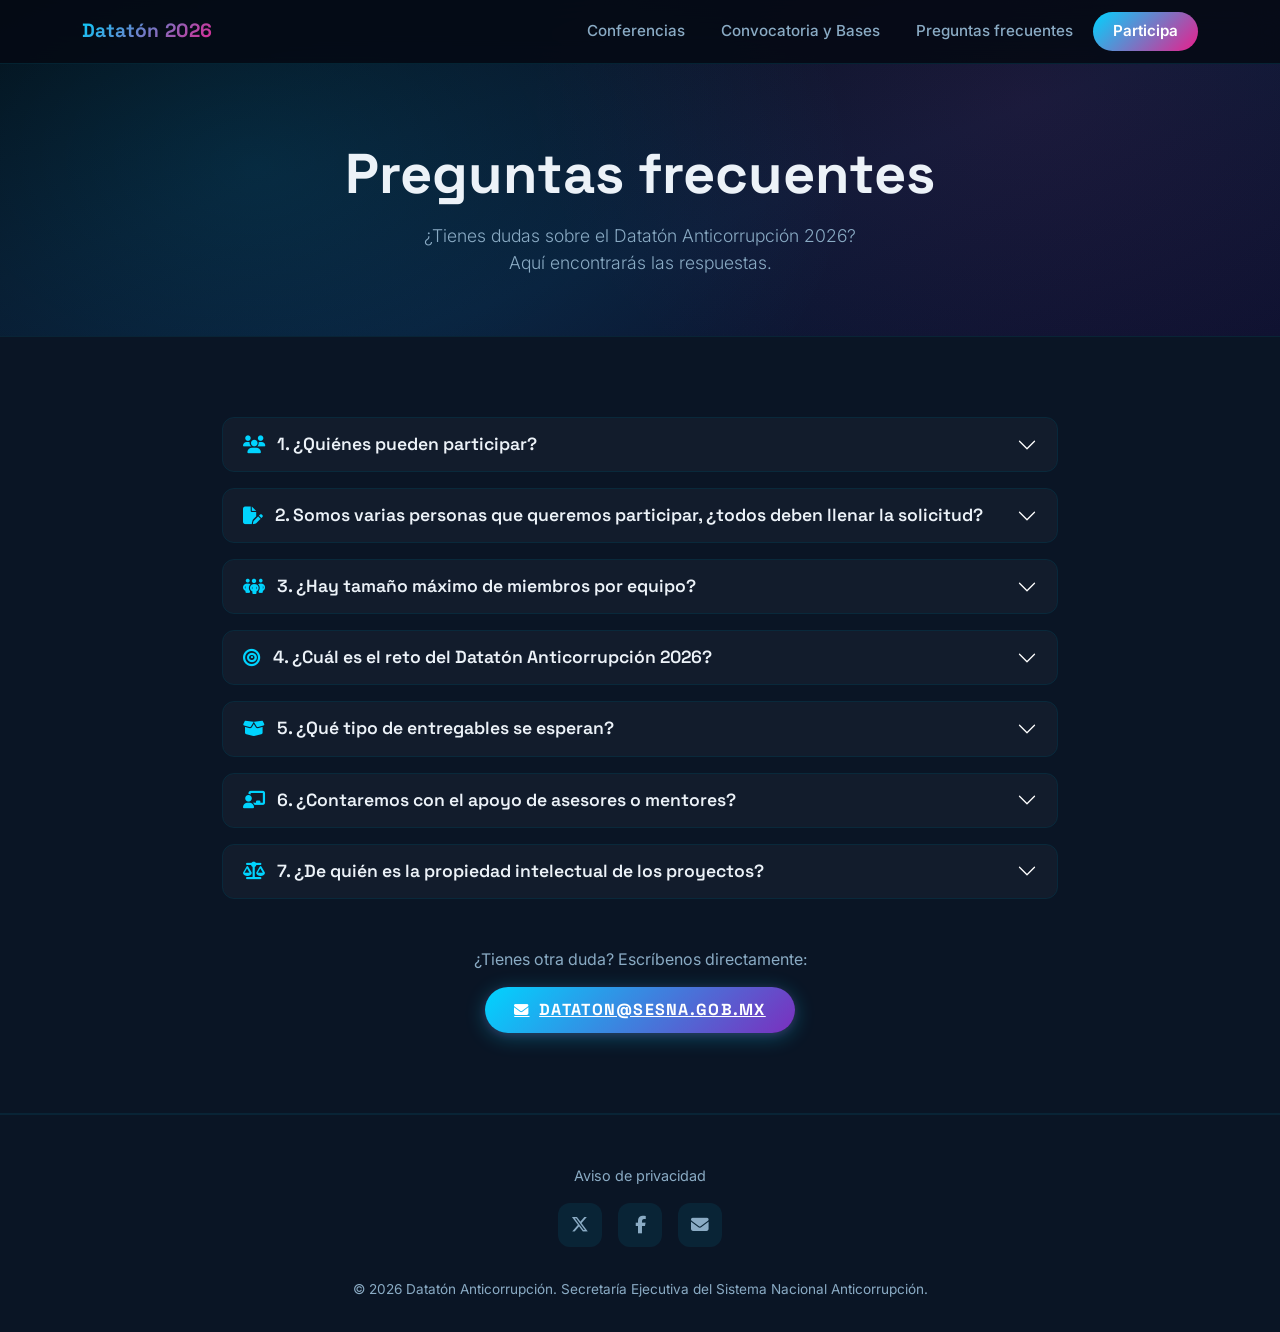
<file: dudas/index.html>
<!DOCTYPE html>
<html lang="es-MX">
<head>
  <meta charset="utf-8">
  <meta http-equiv="X-UA-Compatible" content="IE=edge">
  <meta name="viewport" content="width=device-width, initial-scale=1">

  <!-- SEO -->
  <title>Preguntas frecuentes — Datatón Anticorrupción 2026</title>
  <meta name="description" content="Resolvemos tus dudas sobre el Datatón Anticorrupción 2026. Consulta las preguntas frecuentes sobre inscripción, requisitos, datos y más.">
  <meta name="author" content="Datatón Anticorrupción 2026">

  <!-- Open Graph -->
  <meta property="og:type" content="website">
  <meta property="og:url" content="https://dataton2026.plataformadigitalnacional.org/dudas">
  <meta property="og:title" content="Preguntas frecuentes — Datatón Anticorrupción 2026">
  <meta property="og:description" content="Resolvemos tus dudas sobre el Datatón Anticorrupción 2026. Consulta las preguntas frecuentes sobre inscripción, requisitos, datos y más.">
  <meta property="og:image" content="https://dataton2026.plataformadigitalnacional.org/img/card-2026.jpg">
  <meta property="og:locale" content="es_MX">
  <meta property="og:site_name" content="Datatón Anticorrupción 2026">

  <!-- Twitter Card -->
  <meta name="twitter:card" content="summary_large_image">
  <meta name="twitter:title" content="Preguntas frecuentes — Datatón Anticorrupción 2026">
  <meta name="twitter:description" content="Resolvemos tus dudas sobre el Datatón Anticorrupción 2026. Consulta las preguntas frecuentes sobre inscripción, requisitos, datos y más.">
  <meta name="twitter:image" content="https://dataton2026.plataformadigitalnacional.org/img/card-2026.jpg">

  <!-- Favicon -->
  <link rel="shortcut icon" type="image/x-icon" href="https://dataton2025.plataformadigitalnacional.org/favicon.ico">
  <link rel="icon" type="image/x-icon" href="https://dataton2025.plataformadigitalnacional.org/favicon.ico">

  <!-- Google Fonts -->
  <link rel="preconnect" href="https://fonts.googleapis.com">
  <link rel="preconnect" href="https://fonts.gstatic.com" crossorigin>
  <link href="https://fonts.googleapis.com/css2?family=Inter:wght@400;500;600;700;800;900&family=Space+Grotesk:wght@500;600;700&display=swap" rel="stylesheet">

  <!-- Bootstrap 5 -->
  <link href="https://cdn.jsdelivr.net/npm/bootstrap@5.3.3/dist/css/bootstrap.min.css" rel="stylesheet" crossorigin="anonymous">

  <!-- Font Awesome 6 -->
  <link rel="stylesheet" href="https://cdnjs.cloudflare.com/ajax/libs/font-awesome/6.5.1/css/all.min.css" crossorigin="anonymous" referrerpolicy="no-referrer">

  <!-- Estilos compartidos -->
  <link href="../css/styles.css" rel="stylesheet">
</head>

<body>

  <!-- ======================== NAVBAR ======================== -->
  <nav class="navbar navbar-expand-lg fixed-top">
    <div class="container">
      <a class="navbar-brand" href="../">Datatón 2026</a>
      <button class="navbar-toggler" type="button" data-bs-toggle="collapse" data-bs-target="#navigation"
              aria-controls="navigation" aria-expanded="false" aria-label="Toggle navigation">
        <span class="navbar-toggler-icon"></span>
      </button>
      <div class="collapse navbar-collapse" id="navigation">
        <ul class="navbar-nav ms-auto align-items-center gap-1">
          <li class="nav-item"><a class="nav-link" href="../#conferencias">Conferencias</a></li>
          <li class="nav-item"><a class="nav-link" href="../bases/">Convocatoria y Bases</a></li>
          <li class="nav-item"><a class="nav-link" href="../dudas">Preguntas frecuentes</a></li>
          <li class="nav-item">
            <a class="nav-link btn-cta-nav" href="https://forms.gle/nimcpZLRFg9wvqJU7" target="_blank" rel="noopener">Participa</a>
          </li>
        </ul>
      </div>
    </div>
  </nav>

  <!-- ======================== PAGE HEADER ======================== -->
  <header class="page-header">
    <div class="container">
      <h1><span class="gradient-text">Preguntas</span> frecuentes</h1>
      <p class="lead">¿Tienes dudas sobre el Datatón Anticorrupción 2026? <br/>Aquí encontrarás las respuestas.</p>
    </div>
  </header>

  <!-- ======================== CONTENIDO ======================== -->
  <section class="bg-surface">
    <div class="container" style="max-width: 860px;">

      <div class="accordion fade-in-section" id="faqAccordion">

        <!-- Pregunta 1 -->
        <div class="accordion-item custom-accordion">
          <h2 class="accordion-header" id="faq-heading-1">
            <button class="accordion-button collapsed" type="button" data-bs-toggle="collapse" data-bs-target="#faq-1" aria-expanded="false" aria-controls="faq-1">
              <i class="fa-solid fa-users" style="color: var(--primary); margin-right: 0.75rem;"></i>
              1. ¿Quiénes pueden participar?
            </button>
          </h2>
          <div id="faq-1" class="accordion-collapse collapse" aria-labelledby="faq-heading-1" data-bs-parent="#faqAccordion">
            <div class="accordion-body">
              <p>El certamen es de alcance internacional y está abierto tanto al público en general interesado en tecnología, datos y anticorrupción, como a personas servidoras públicas y autoridades enfocadas en la prevención, detección, investigación y sanción de faltas administrativas o hechos de corrupción. Se contemplan dos categorías:</p>
              <ul>
                <li><strong>Categoría 1 (Público en general):</strong> Personas a título individual o en equipos que no laboren en un ente público.</li>
                <li><strong>Categoría 2 (Personas servidoras públicas):</strong> Equipos conformados en su totalidad por personas servidoras públicas (preferentemente enfocadas al combate a la corrupción).</li>
              </ul>
              <p style="margin-top: 1rem;"><strong>Restricciones:</strong> No podrán participar servidores públicos que actualmente laboren en la SESNA, ni equipos que concursen simultáneamente con el mismo proyecto en otra dinámica o cuyos proyectos hayan sido premiados previamente.</p>
            </div>
          </div>
        </div>

        <!-- Pregunta 2 -->
        <div class="accordion-item custom-accordion">
          <h2 class="accordion-header" id="faq-heading-2">
            <button class="accordion-button collapsed" type="button" data-bs-toggle="collapse" data-bs-target="#faq-2" aria-expanded="false" aria-controls="faq-2">
              <i class="fa-solid fa-file-pen" style="color: var(--primary); margin-right: 0.75rem;"></i>
              2. Somos varias personas que queremos participar, ¿todos deben llenar la solicitud?
            </button>
          </h2>
          <div id="faq-2" class="accordion-collapse collapse" aria-labelledby="faq-heading-2" data-bs-parent="#faqAccordion">
            <div class="accordion-body">
              <p>Sí, cada uno debe llenar la solicitud de participación en el formulario correspondiente a más tardar el <strong>23 de octubre de 2026</strong> a las <strong>23:59 horas</strong> (tiempo del centro de México).</p>
            </div>
          </div>
        </div>

        <!-- Pregunta 3 -->
        <div class="accordion-item custom-accordion">
          <h2 class="accordion-header" id="faq-heading-3">
            <button class="accordion-button collapsed" type="button" data-bs-toggle="collapse" data-bs-target="#faq-3" aria-expanded="false" aria-controls="faq-3">
              <i class="fa-solid fa-people-group" style="color: var(--primary); margin-right: 0.75rem;"></i>
              3. ¿Hay tamaño máximo de miembros por equipo?
            </button>
          </h2>
          <div id="faq-3" class="accordion-collapse collapse" aria-labelledby="faq-heading-3" data-bs-parent="#faqAccordion">
            <div class="accordion-body">
              <p>Sí. Para ambas categorías, los equipos deben estar integrados por un <strong>máximo de cinco personas</strong>.</p>
              <ul>
                <li>Se sugiere que los equipos cuenten con perfiles multidisciplinarios.</li>
                <li>Para ambas categorías es indispensable que al menos un integrante tenga disponibilidad para trasladarse a la Ciudad de México a la ceremonia de premiación en caso de resultar ganadores.</li>
              </ul>
            </div>
          </div>
        </div>

        <!-- Pregunta 4 -->
        <div class="accordion-item custom-accordion">
          <h2 class="accordion-header" id="faq-heading-4">
            <button class="accordion-button collapsed" type="button" data-bs-toggle="collapse" data-bs-target="#faq-4" aria-expanded="false" aria-controls="faq-4">
              <i class="fa-solid fa-bullseye" style="color: var(--primary); margin-right: 0.75rem;"></i>
              4. ¿Cuál es el reto del Datatón Anticorrupción 2026?
            </button>
          </h2>
          <div id="faq-4" class="accordion-collapse collapse" aria-labelledby="faq-heading-4" data-bs-parent="#faqAccordion">
            <div class="accordion-body">
              <p>El reto principal del Datatón consiste en desarrollar propuestas creativas e innovadoras que contribuyan al fortalecimiento del <strong>Sistema de denuncias públicas de faltas administrativas y hechos de corrupción (S5)</strong> de la Plataforma Digital Nacional, tomando como punto de partida la versión de pruebas actualmente disponible.</p>
              <p>Las propuestas deberán plantear soluciones digitales de código abierto orientadas a mejorar su funcionalidad, accesibilidad, confiabilidad y experiencia de uso para la ciudadanía, así como a identificar y atender áreas de oportunidad que contribuyan a su fortalecimiento.</p>
              <p>De manera <strong>obligatoria</strong>, todas las propuestas deberán atender el eje de <strong>confidencialidad y anonimato</strong> durante todo el proceso de denuncia, mediante mecanismos que fortalezcan la protección de la identidad de las personas denunciantes en las etapas de recepción, trámite y seguimiento de las denuncias.</p>
              <p>De manera adicional y no excluyente, las propuestas podrán incorporar uno o varios de los siguientes ejes:</p>
              <ul>
                <li>Accesibilidad e inclusión</li>
                <li>Generación de datos abiertos y propuestas de visualización de información</li>
                <li>Experiencia de usuario y trámite</li>
              </ul>
              <p>De manera adicional y no excluyente, las personas participantes podrán desarrollar propuestas de herramientas que permitan aprovechar, analizar y explotar los datos abiertos disponibles en la Plataforma Digital Nacional (PDN), con la finalidad de generar información útil para la prevención, detección y combate de la corrupción.</p>
            </div>
          </div>
        </div>

        <!-- Pregunta 5 -->
        <div class="accordion-item custom-accordion">
          <h2 class="accordion-header" id="faq-heading-5">
            <button class="accordion-button collapsed" type="button" data-bs-toggle="collapse" data-bs-target="#faq-5" aria-expanded="false" aria-controls="faq-5">
              <i class="fa-solid fa-box-open" style="color: var(--primary); margin-right: 0.75rem;"></i>
              5. ¿Qué tipo de entregables se esperan?
            </button>
          </h2>
          <div id="faq-5" class="accordion-collapse collapse" aria-labelledby="faq-heading-5" data-bs-parent="#faqAccordion">
            <div class="accordion-body">
              <p>A más tardar el <strong>13 de noviembre de 2026</strong> a las <strong>23:59 horas</strong>, los equipos deberán enviar a través del formulario tres productos finales:</p>
              <ol>
                <li><strong>Presentación ejecutiva.</strong> Documento que describe de manera sintética la problemática abordada, la metodología empleada y la herramienta tecnológica desarrollada. Asimismo, la presentación deberá incluir evidencia de su funcionamiento, por ejemplo, mediante una demostración, capturas de pantalla o visualizaciones del tablero, sistema de alertas u otra solución desarrollada.</li>
                <li><strong>Repositorio del código fuente</strong> utilizado para el desarrollo de la herramienta. Carpeta técnica que incluye los archivos necesarios para su consulta y, en su caso, reproducción.</li>
                <li><strong>Documentación.</strong> Archivos que describen la metodología y tecnologías empleadas, que permitan que un tercero comprenda cómo se desarrolló la herramienta y cómo se replicaría.</li>
              </ol>
            </div>
          </div>
        </div>

        <!-- Pregunta 6 -->
        <div class="accordion-item custom-accordion">
          <h2 class="accordion-header" id="faq-heading-6">
            <button class="accordion-button collapsed" type="button" data-bs-toggle="collapse" data-bs-target="#faq-6" aria-expanded="false" aria-controls="faq-6">
              <i class="fa-solid fa-chalkboard-user" style="color: var(--primary); margin-right: 0.75rem;"></i>
              6. ¿Contaremos con el apoyo de asesores o mentores?
            </button>
          </h2>
          <div id="faq-6" class="accordion-collapse collapse" aria-labelledby="faq-heading-6" data-bs-parent="#faqAccordion">
            <div class="accordion-body">
              <p>Sí, los participantes contarán con mentorías que se desarrollarán con especialistas en el ámbito técnico y normativo, las cuales se llevarán a cabo del <strong>3 al 12 de noviembre de 2026</strong>.</p>
            </div>
          </div>
        </div>

        <!-- Pregunta 7 -->
        <div class="accordion-item custom-accordion">
          <h2 class="accordion-header" id="faq-heading-7">
            <button class="accordion-button collapsed" type="button" data-bs-toggle="collapse" data-bs-target="#faq-7" aria-expanded="false" aria-controls="faq-7">
              <i class="fa-solid fa-scale-balanced" style="color: var(--primary); margin-right: 0.75rem;"></i>
              7. ¿De quién es la propiedad intelectual de los proyectos?
            </button>
          </h2>
          <div id="faq-7" class="accordion-collapse collapse" aria-labelledby="faq-heading-7" data-bs-parent="#faqAccordion">
            <div class="accordion-body">
              <p>La propiedad intelectual de los proyectos y herramientas pertenece a sus creadores. Sin embargo, existen dos condiciones para participar y recibir reconocimientos:</p>
              <ul>
                <li>Aceptar aplicar la licencia abierta <strong>Creative Commons Atribución-NoComercial (CC BY-NC)</strong>, lo que permite que la ciudadanía e instituciones utilicen los desarrollos con fines no comerciales.</li>
                <li>En caso de resultar ganadores, los equipos convienen en ceder los derechos de uso y modificación de las herramientas o prototipos desarrollados a la SESNA.</li>
              </ul>
            </div>
          </div>
        </div>

      </div>

      <!-- Contacto -->
      <div class="fade-in-section" style="text-align: center; margin-top: 3rem;">
        <p style="color: var(--text-muted); margin-bottom: 1rem;">¿Tienes otra duda? Escríbenos directamente:</p>
        <a class="badge-gradient" href="mailto:dataton@sesna.gob.mx">
          <i class="fa-solid fa-envelope"></i> dataton@sesna.gob.mx
        </a>
      </div>

    </div>
  </section>

  <!-- ======================== FOOTER ======================== -->
  <footer>
    <div class="container">
      <div class="text-center footer-links mb-3">
        <a href="/aviso-privacidad.pdf" target="_blank" rel="noopener">Aviso de privacidad</a>
      </div>
      <div class="d-flex justify-content-center gap-3 mb-4">
        <a href="https://twitter.com/SESNAOficial" title="Twitter / X" class="social-link" target="_blank" rel="noopener">
          <i class="fa-brands fa-x-twitter"></i>
        </a>
        <a href="https://www.facebook.com/SESNAOficial" title="Facebook" class="social-link" target="_blank" rel="noopener">
          <i class="fa-brands fa-facebook-f"></i>
        </a>
        <a href="mailto:dataton@sesna.gob.mx" title="Correo electrónico" class="social-link">
          <i class="fa-solid fa-envelope"></i>
        </a>
      </div>
      <div class="footer-copy">
        &copy; 2026 Datatón Anticorrupción. Secretaría Ejecutiva del Sistema Nacional Anticorrupción.
      </div>
    </div>
  </footer>

  <!-- Bootstrap 5 JS -->
  <script src="https://cdn.jsdelivr.net/npm/bootstrap@5.3.3/dist/js/bootstrap.bundle.min.js" crossorigin="anonymous"></script>

  <!-- Scroll Reveal Animation -->
  <script>
    document.addEventListener('DOMContentLoaded', () => {
      const observer = new IntersectionObserver((entries) => {
        entries.forEach(entry => {
          if (entry.isIntersecting) {
            entry.target.classList.add('visible');
          }
        });
      }, { threshold: 0.15, rootMargin: '0px 0px -40px 0px' });

      document.querySelectorAll('.fade-in-section').forEach(el => observer.observe(el));

      // Navbar background on scroll
      const navbar = document.querySelector('.navbar');
      window.addEventListener('scroll', () => {
        navbar.style.background = window.scrollY > 50
          ? 'rgba(5, 10, 20, 0.95)'
          : 'rgba(5, 10, 20, 0.88)';
      });
    });
  </script>

</body>
</html>
</file>
<file: css/styles.css>
/* =========================================================
   DATATÓN ANTICORRUPCIÓN 2026 — ESTILOS COMPARTIDOS
   Paleta: Identidad visual del logo oficial (versión neón)
   Cian eléctrico · Magenta vibrante · Azul profundo
   ========================================================= */

:root {
  /* --- Fondos --- */
  --bg-dark: #050A14;
  --bg-surface: #0A1525;

  /* --- Colores principales (del logo dark) --- */
  --primary: #00D4FF;              /* Cian eléctrico — arcos, mapa, nodos */
  --primary-light: #33E0FF;        /* Cian claro para hover */
  --primary-deep: #0099CC;         /* Cian profundo */
  --accent-pink: #E91E8C;          /* Magenta vibrante — "ANTICORRUPCIÓN", "2026" */
  --accent-pink-light: #FF4DA6;    /* Rosa hot — puntos circuito */
  --accent-violet: #7B2FBE;        /* Violeta profundo — el "8", sombras */
  --accent-cyan: #00B8E6;          /* Cian medio — barras del gráfico */
  --accent-navy: #0B1D3A;          /* Azul marino — fondo mapa */
  --accent-ice: #B8E8FF;           /* Azul hielo — reflejos suaves */
  --accent-amber: #E8A830;         /* Ámbar cálido — complementario */

  /* --- Texto --- */
  --text: #ECF2F8;
  --text-muted: #8AABC4;

  /* --- Gradientes --- */
  --gradient-primary: linear-gradient(135deg, var(--primary), var(--accent-pink));
  --gradient-neon: linear-gradient(135deg, var(--primary), var(--accent-violet), var(--accent-pink));
  --gradient-hero: linear-gradient(160deg, #030810 0%, #081428 35%, #0A1A35 60%, #0D1230 100%);
}

* { box-sizing: border-box; }

html { scroll-behavior: smooth; }

body {
  margin: 0;
  font-family: 'Inter', system-ui, -apple-system, sans-serif;
  background: var(--bg-dark);
  color: var(--text);
  overflow-x: hidden;
}

h1, h2, h3, h4, h5 {
  font-family: 'Space Grotesk', 'Inter', sans-serif;
  font-weight: 700;
}

a { color: var(--accent-cyan); transition: color 0.3s ease; }
a:hover { color: var(--primary-light); }

/* ---- NAVBAR ---- */
.navbar {
  background: rgba(5, 10, 20, 0.88);
  backdrop-filter: blur(16px);
  -webkit-backdrop-filter: blur(16px);
  border-bottom: 1px solid rgba(0, 212, 255, 0.12);
  padding: 0.75rem 0;
  transition: background 0.3s ease;
}
.navbar-brand {
  font-family: 'Space Grotesk', sans-serif;
  font-weight: 800;
  font-size: 1.2rem;
  background: var(--gradient-primary);
  -webkit-background-clip: text;
  -webkit-text-fill-color: transparent;
  background-clip: text;
  text-decoration: none;
  letter-spacing: 0.02em;
}
.navbar .nav-link {
  color: var(--text-muted) !important;
  font-weight: 500;
  font-size: 0.95rem;
  padding: 0.5rem 1rem !important;
  transition: color 0.3s ease;
}
.navbar .nav-link:hover { color: var(--text) !important; }
.navbar .btn-cta-nav {
  background: var(--gradient-primary);
  color: #fff !important;
  border: none;
  border-radius: 60px;
  padding: 0.5rem 1.25rem !important;
  font-weight: 600;
  transition: transform 0.2s ease, box-shadow 0.3s ease;
}
.navbar .btn-cta-nav:hover {
  transform: translateY(-1px);
  box-shadow: 0 4px 20px rgba(0, 212, 255, 0.35);
}

/* ---- HERO / MAIN CANVAS ---- */
.hero {
  min-height: 100vh;
  display: flex;
  align-items: center;
  justify-content: center;
  position: relative;
  overflow: hidden;
  padding: 120px 1.5rem 80px;
  background:
    radial-gradient(ellipse 80% 60% at 50% 45%, rgba(0, 212, 255, 0.06), transparent),
    radial-gradient(ellipse 60% 50% at 70% 60%, rgba(233, 30, 140, 0.04), transparent),
    radial-gradient(ellipse 50% 40% at 30% 35%, rgba(123, 47, 190, 0.03), transparent),
    linear-gradient(160deg, #030810 0%, #081428 35%, #0A1A35 60%, #0D1230 100%);
}

/* Grid pattern */
.hero::before {
  content: '';
  position: absolute;
  inset: 0;
  background-image:
    linear-gradient(rgba(0, 212, 255, 0.03) 1px, transparent 1px),
    linear-gradient(90deg, rgba(0, 212, 255, 0.03) 1px, transparent 1px);
  background-size: 80px 80px;
  mask-image: radial-gradient(ellipse 70% 70% at 50% 50%, black 30%, transparent 70%);
  -webkit-mask-image: radial-gradient(ellipse 70% 70% at 50% 50%, black 30%, transparent 70%);
  pointer-events: none;
}

/* Network canvas */
.network-canvas {
  position: absolute;
  inset: 0;
  width: 100%;
  height: 100%;
  pointer-events: none;
  z-index: 1;
}

/* Content */
.hero .content {
  position: relative;
  z-index: 10;
  text-align: center;
  padding: 2rem;
  max-width: 900px;
  display: flex;
  flex-direction: column;
  align-items: center;
}

/* Tag line */
.tagline {
  display: inline-flex;
  align-items: center;
  gap: 0.6rem;
  font-size: 0.8rem;
  font-weight: 600;
  letter-spacing: 0.2em;
  text-transform: uppercase;
  color: var(--primary);
  margin-bottom: 2rem;
  opacity: 0;
  animation: fadeInDown 0.8s ease 0.2s forwards;
}
.tagline .line {
  width: 30px;
  height: 1px;
  background: linear-gradient(90deg, transparent, var(--primary));
}
.tagline .line:last-child {
  background: linear-gradient(90deg, var(--primary), transparent);
}

/* Title */
.title {
  font-family: 'Space Grotesk', 'Inter', sans-serif;
  font-size: clamp(2.8rem, 7vw, 5.5rem);
  font-weight: 900;
  line-height: 1.05;
  margin-bottom: 0.5rem;
  opacity: 0;
  animation: fadeInUp 0.9s ease 0.4s forwards;
}
.title .word-dataton {
  background: linear-gradient(135deg, var(--primary) 0%, var(--accent-ice) 40%, var(--primary) 100%);
  -webkit-background-clip: text;
  -webkit-text-fill-color: transparent;
  background-clip: text;
}
.title .word-anti {
  background: linear-gradient(135deg, var(--accent-pink) 0%, var(--accent-pink-light) 50%, var(--accent-violet) 100%);
  -webkit-background-clip: text;
  -webkit-text-fill-color: transparent;
  background-clip: text;
}

/* Year */
.year {
  font-family: 'Space Grotesk', 'Inter', sans-serif;
  font-size: clamp(3.5rem, 9vw, 7rem);
  font-weight: 900;
  line-height: 1;
  background: linear-gradient(135deg, var(--primary) 0%, var(--accent-violet) 50%, var(--accent-pink) 100%);
  -webkit-background-clip: text;
  -webkit-text-fill-color: transparent;
  background-clip: text;
  margin-bottom: 2rem;
  opacity: 0;
  animation: fadeInUp 0.9s ease 0.55s forwards;
}

/* Divider neon line */
.neon-line {
  width: 100px;
  height: 2px;
  margin: 0 auto 2rem;
  background: linear-gradient(90deg, transparent, var(--primary), var(--accent-pink), transparent);
  border-radius: 2px;
  opacity: 0;
  animation: fadeIn 1s ease 0.7s forwards;
}

/* Badge "Próximamente" */
.badge-soon {
  display: inline-flex;
  align-items: center;
  gap: 0.5rem;
  padding: 0.65rem 1.6rem;
  font-family: 'Space Grotesk', sans-serif;
  font-size: 0.95rem;
  font-weight: 700;
  letter-spacing: 0.12em;
  text-transform: uppercase;
  color: var(--text);
  background: rgba(0, 212, 255, 0.08);
  border: 1px solid rgba(0, 212, 255, 0.2);
  border-radius: 60px;
  backdrop-filter: blur(12px);
  -webkit-backdrop-filter: blur(12px);
  opacity: 0;
  animation: fadeInUp 0.8s ease 0.6s forwards;
  position: relative;
  overflow: hidden;
}
.badge-soon::before {
  content: '';
  position: absolute;
  inset: 0;
  border-radius: inherit;
  background: linear-gradient(135deg, rgba(0, 212, 255, 0.05), rgba(233, 30, 140, 0.05));
  pointer-events: none;
}
.badge-soon .pulse-dot {
  width: 8px;
  height: 8px;
  border-radius: 50%;
  background: var(--primary);
  box-shadow: 0 0 8px var(--primary);
  animation: dotPulse 2s ease-in-out infinite;
}

/* ---- DECORATIVE BLOBS ---- */
.hero-blobs {
  position: absolute;
  inset: 0;
  pointer-events: none;
  z-index: 5;
}
.blob {
  position: absolute;
  border-radius: 50%;
  filter: blur(60px);
  opacity: 0;
  animation: fadeIn 1.2s ease 0.2s forwards;
}
.blob-cyan {
  width: 280px;
  height: 280px;
  background: rgba(0, 212, 255, 0.18);
  top: 25%;
  left: calc(50% - 240px);
  animation: fadeIn 1.2s ease 0.2s forwards, blobFloat 8s ease-in-out infinite 1.4s;
}
.blob-magenta {
  width: 220px;
  height: 220px;
  background: rgba(233, 30, 140, 0.14);
  bottom: 22%;
  right: calc(50% - 220px);
  animation: fadeIn 1.2s ease 0.4s forwards, blobFloat 9s ease-in-out 1s infinite;
}
@keyframes blobFloat {
  0%, 100% { transform: translate(0, 0); }
  33%      { transform: translate(12px, -10px); }
  66%      { transform: translate(-8px, 8px); }
}

/* ---- HERO GLASS CARD ---- */
.hero-glass-card {
  display: inline-block;
  position: relative;
  padding: 2.5rem 3rem;
  border-radius: 24px;
  background: rgba(255, 255, 255, 0.78);
  backdrop-filter: blur(24px);
  -webkit-backdrop-filter: blur(24px);
  border: 1px solid rgba(255, 255, 255, 0.6);
  box-shadow:
    0 0 40px rgba(0, 212, 255, 0.12),
    0 0 80px rgba(233, 30, 140, 0.06),
    0 8px 32px rgba(0, 0, 0, 0.15),
    inset 0 1px 0 rgba(255, 255, 255, 0.5);
  margin-bottom: 2rem;
  z-index: 10;
  opacity: 0;
  animation: fadeInUp 0.9s ease 0.3s forwards, cardFloat 6s ease-in-out 1.2s infinite;
  transition: box-shadow 0.4s ease;
}
.hero-glass-card:hover {
  box-shadow:
    0 0 50px rgba(0, 212, 255, 0.22),
    0 0 100px rgba(233, 30, 140, 0.1),
    0 12px 40px rgba(0, 0, 0, 0.2),
    inset 0 1px 0 rgba(255, 255, 255, 0.5);
}
@keyframes cardFloat {
  0%, 100% { transform: translateY(0); }
  50%      { transform: translateY(-8px); }
}
/* Animated glow border */
.hero-glass-card::before {
  content: '';
  position: absolute;
  inset: -2px;
  border-radius: 26px;
  background: linear-gradient(135deg, rgba(0, 212, 255, 0.25), rgba(255, 255, 255, 0.5), rgba(184, 232, 255, 0.3), rgba(255, 255, 255, 0.5), rgba(233, 30, 140, 0.2));
  background-size: 300% 300%;
  animation: glowBorder 6s ease-in-out infinite;
  z-index: -1;
  opacity: 0.7;
}
@keyframes glowBorder {
  0%, 100% { background-position: 0% 50%; }
  50%      { background-position: 100% 50%; }
}
.hero-logo-img {
  display: block;
  width: clamp(240px, 35vw, 420px);
  height: auto;
}

/* ---- GRADIENT BADGE ---- */
.badge-gradient {
  display: inline-flex;
  align-items: center;
  gap: 0.6rem;
  padding: 0.7rem 1.8rem;
  font-family: 'Space Grotesk', sans-serif;
  font-size: 1rem;
  font-weight: 700;
  letter-spacing: 0.08em;
  text-transform: uppercase;
  color: #fff;
  background: linear-gradient(135deg, var(--primary) 0%, var(--accent-violet) 50%, var(--accent-pink) 100%);
  background-size: 200% 200%;
  animation: fadeInUp 0.8s ease 0.6s forwards, badgeShimmer 4s ease-in-out infinite 1.4s;
  border-radius: 60px;
  border: none;
  box-shadow: 0 4px 20px rgba(0, 212, 255, 0.3), 0 2px 8px rgba(233, 30, 140, 0.2);
  opacity: 0;
  z-index: 10;
  position: relative;
  transition: transform 0.3s ease, box-shadow 0.3s ease;
}
.badge-gradient:hover {
  transform: translateY(-2px) scale(1.03);
  box-shadow: 0 6px 28px rgba(0, 212, 255, 0.4), 0 4px 12px rgba(233, 30, 140, 0.25);
}
.badge-gradient i {
  font-size: 0.9rem;
}
@keyframes badgeShimmer {
  0%, 100% { background-position: 0% 50%; }
  50%      { background-position: 100% 50%; }
}

/* Hero register note */
.hero-register-note {
  margin-top: 0.75rem;
  font-size: 0.9rem;
  color: var(--text-muted);
  letter-spacing: 0.03em;
  opacity: 0;
  animation: fadeInUp 0.8s ease 0.85s forwards;
  z-index: 10;
  position: relative;
}


@keyframes fadeInUp {
  from { opacity: 0; transform: translateY(25px); }
  to   { opacity: 1; transform: translateY(0); }
}
@keyframes fadeInDown {
  from { opacity: 0; transform: translateY(-15px); }
  to   { opacity: 1; transform: translateY(0); }
}
@keyframes fadeIn {
  from { opacity: 0; }
  to   { opacity: 1; }
}

/* ---- SECTIONS COMMON ---- */
section {
  padding: 5rem 0;
}
.section-heading {
  font-size: 2.25rem;
  font-weight: 800;
  text-align: center;
  margin-bottom: 0.75rem;
}
.section-heading .gradient-text {
  background: var(--gradient-primary);
  -webkit-background-clip: text;
  -webkit-text-fill-color: transparent;
  background-clip: text;
}
.section-subtitle {
  text-align: center;
  color: var(--text-muted);
  font-size: 1.05rem;
  max-width: 650px;
  margin: 0 auto 3rem;
}

/* ---- CONTENT CARDS ---- */
.cards-row {
  display: flex;
  flex-wrap: wrap;
}
.cards-row > [class*="col-"] {
  display: flex;
  margin-bottom: 1.5rem;
}
.info-card {
  background: rgba(255, 255, 255, 0.03);
  border: 1px solid rgba(0, 212, 255, 0.1);
  border-radius: 16px;
  padding: 2rem;
  width: 100%;
  display: flex;
  flex-direction: column;
  transition: border-color 0.3s ease, transform 0.3s ease;
}
.info-card:hover {
  border-color: rgba(0, 212, 255, 0.3);
  transform: translateY(-2px);
}
.info-card h4 {
  font-size: 1.25rem;
  margin-bottom: 1rem;
  color: var(--accent-cyan);
}
.info-card h4 i { margin-right: 0.5rem; }
.info-card p, .info-card li {
  color: var(--text-muted);
  font-size: 0.95rem;
  line-height: 1.75;
}
.info-card strong { color: var(--text); }

/* ---- SECTION BACKGROUNDS ---- */
.bg-surface {
  background: var(--bg-surface);
  border-top: 1px solid rgba(0, 212, 255, 0.08);
  border-bottom: 1px solid rgba(0, 212, 255, 0.08);
}
#info {
  background: var(--bg-surface);
  border-top: 1px solid rgba(0, 212, 255, 0.08);
  border-bottom: 1px solid rgba(0, 212, 255, 0.08);
}

/* ---- CONFERENCIAS SECTION ---- */
#conferencias {
  background: var(--bg-surface);
  border-top: 1px solid rgba(0, 212, 255, 0.08);
  border-bottom: 1px solid rgba(0, 212, 255, 0.08);
  position: relative;
  overflow: hidden;
}
#conferencias::before {
  content: '';
  position: absolute;
  inset: 0;
  background:
    radial-gradient(ellipse 500px 400px at 15% 30%, rgba(0, 212, 255, 0.04), transparent),
    radial-gradient(ellipse 400px 350px at 85% 70%, rgba(233, 30, 140, 0.03), transparent);
  pointer-events: none;
}

/* Timeline container */
.conf-timeline {
  position: relative;
  max-width: 800px;
  margin: 0 auto;
  padding-left: 2rem;
}
/* Vertical line */
.conf-timeline::before {
  content: '';
  position: absolute;
  left: 0;
  top: 0;
  bottom: 0;
  width: 2px;
  background: linear-gradient(180deg, var(--primary), var(--accent-violet) 50%, var(--accent-pink));
  opacity: 0.4;
  border-radius: 2px;
}

/* Conference card */
.conf-card {
  display: flex;
  gap: 1.25rem;
  position: relative;
  margin-bottom: 1.5rem;
  padding: 1.5rem;
  border-radius: 16px;
  background: rgba(255, 255, 255, 0.025);
  border: 1px solid rgba(0, 212, 255, 0.1);
  transition: border-color 0.3s ease, transform 0.3s ease, box-shadow 0.3s ease;
}
.conf-card:hover {
  border-color: rgba(0, 212, 255, 0.25);
  transform: translateY(-2px);
  box-shadow: 0 8px 32px rgba(0, 212, 255, 0.08);
}
/* Timeline dot */
.conf-card::before {
  content: '';
  position: absolute;
  left: -2.3rem;
  top: 1.8rem;
  width: 10px;
  height: 10px;
  border-radius: 50%;
  background: var(--primary);
  box-shadow: 0 0 8px var(--primary), 0 0 16px rgba(0, 212, 255, 0.3);
  z-index: 2;
}

/* Confirmed cards — glow border accent */
.conf-confirmed {
  border-color: rgba(0, 212, 255, 0.2);
  background: rgba(0, 212, 255, 0.03);
}
.conf-confirmed::after {
  content: '';
  position: absolute;
  inset: -1px;
  border-radius: 17px;
  background: linear-gradient(135deg, rgba(0, 212, 255, 0.12), transparent 40%, rgba(233, 30, 140, 0.08));
  pointer-events: none;
  z-index: -1;
}

/* Upcoming cards — muted */
.conf-upcoming {
  opacity: 0.65;
}
.conf-upcoming:hover {
  opacity: 0.85;
}
.conf-upcoming::before {
  background: var(--accent-violet);
  box-shadow: 0 0 6px var(--accent-violet);
}

/* Date badge */
.conf-date-badge {
  flex-shrink: 0;
  width: 60px;
  height: 68px;
  border-radius: 12px;
  background: linear-gradient(135deg, rgba(0, 212, 255, 0.12), rgba(123, 47, 190, 0.12));
  border: 1px solid rgba(0, 212, 255, 0.15);
  display: flex;
  flex-direction: column;
  align-items: center;
  justify-content: center;
  gap: 0;
}
.conf-day {
  font-family: 'Space Grotesk', sans-serif;
  font-size: 1.5rem;
  font-weight: 800;
  line-height: 1.1;
  background: var(--gradient-primary);
  -webkit-background-clip: text;
  -webkit-text-fill-color: transparent;
  background-clip: text;
}
.conf-month {
  font-family: 'Space Grotesk', sans-serif;
  font-size: 0.7rem;
  font-weight: 700;
  letter-spacing: 0.15em;
  text-transform: uppercase;
  color: var(--text-muted);
}

/* Card body */
.conf-body {
  flex: 1;
  min-width: 0;
}

/* Meta row */
.conf-meta {
  display: flex;
  flex-wrap: wrap;
  align-items: center;
  gap: 0.6rem;
  margin-bottom: 0.6rem;
}

/* Tags */
.conf-tag {
  display: inline-flex;
  align-items: center;
  gap: 0.35rem;
  padding: 0.25rem 0.7rem;
  border-radius: 20px;
  font-size: 0.75rem;
  font-weight: 600;
  font-family: 'Space Grotesk', sans-serif;
  letter-spacing: 0.04em;
}
.conf-tag-taller {
  background: rgba(232, 168, 48, 0.12);
  color: var(--accent-amber);
  border: 1px solid rgba(232, 168, 48, 0.25);
}
.conf-tag-conferencia {
  background: rgba(0, 212, 255, 0.08);
  color: var(--primary-light);
  border: 1px solid rgba(0, 212, 255, 0.2);
}

/* Time */
.conf-time {
  font-size: 0.8rem;
  color: var(--text-muted);
  display: inline-flex;
  align-items: center;
  gap: 0.35rem;
}

/* Próximamente badge */
.conf-badge-soon {
  display: inline-flex;
  align-items: center;
  gap: 0.35rem;
  padding: 0.2rem 0.65rem;
  border-radius: 20px;
  font-size: 0.7rem;
  font-weight: 600;
  font-family: 'Space Grotesk', sans-serif;
  letter-spacing: 0.06em;
  color: var(--accent-pink-light);
  background: rgba(233, 30, 140, 0.08);
  border: 1px solid rgba(233, 30, 140, 0.2);
  animation: confBadgePulse 2.5s ease-in-out infinite;
}
@keyframes confBadgePulse {
  0%, 100% { opacity: 1; }
  50%      { opacity: 0.55; }
}

/* Title */
.conf-title {
  font-size: 1.05rem;
  font-weight: 700;
  color: var(--text);
  margin-bottom: 0.5rem;
  line-height: 1.4;
}

/* Description */
.conf-desc {
  font-size: 0.88rem;
  color: var(--text-muted);
  line-height: 1.7;
  margin-bottom: 0.75rem;
}

/* YouTube button */
.conf-actions {
  margin-top: 0.25rem;
}
.btn-conf-youtube {
  display: inline-flex;
  align-items: center;
  gap: 0.5rem;
  padding: 0.45rem 1.1rem;
  border-radius: 50px;
  font-family: 'Space Grotesk', sans-serif;
  font-size: 0.82rem;
  font-weight: 600;
  color: #fff;
  background: linear-gradient(135deg, #c4302b 0%, #ff0000 100%);
  text-decoration: none;
  transition: transform 0.2s ease, box-shadow 0.3s ease;
  box-shadow: 0 2px 12px rgba(255, 0, 0, 0.2);
}
.btn-conf-youtube:hover {
  transform: translateY(-1px);
  box-shadow: 0 4px 20px rgba(255, 0, 0, 0.35);
  color: #fff;
}
.btn-conf-youtube-soon {
  background: linear-gradient(135deg, rgba(196, 48, 43, 0.4), rgba(255, 0, 0, 0.4));
  box-shadow: none;
  pointer-events: none;
  opacity: 0.7;
}

/* ---- Ponentes ---- */
.conf-speakers {
  display: flex;
  flex-wrap: wrap;
  gap: 1rem;
  margin-top: 1rem;
  margin-bottom: 1rem;
  padding-top: 0.75rem;
  border-top: 1px solid rgba(0, 212, 255, 0.08);
}
.conf-speaker {
  display: flex;
  align-items: center;
  gap: 0.6rem;
}
.conf-speaker-avatar {
  width: 38px;
  height: 38px;
  border-radius: 50%;
  flex-shrink: 0;
  display: flex;
  align-items: center;
  justify-content: center;
  font-family: 'Space Grotesk', sans-serif;
  font-weight: 700;
  font-size: 0.8rem;
  color: #fff;
  background: linear-gradient(135deg, var(--primary-deep), var(--accent-violet));
  border: 2px solid rgba(0, 212, 255, 0.2);
  overflow: hidden;
  position: relative;
}
.conf-speaker-avatar img {
  width: 100%;
  height: 100%;
  object-fit: cover;
  border-radius: 50%;
}
/* Color variants for visual distinction (up to 5) */
.conf-speaker:nth-child(2) .conf-speaker-avatar { background: linear-gradient(135deg, var(--accent-pink), var(--accent-violet)); }
.conf-speaker:nth-child(3) .conf-speaker-avatar { background: linear-gradient(135deg, var(--accent-cyan), var(--primary-deep)); }
.conf-speaker:nth-child(4) .conf-speaker-avatar { background: linear-gradient(135deg, var(--accent-violet), var(--accent-pink)); }
.conf-speaker:nth-child(5) .conf-speaker-avatar { background: linear-gradient(135deg, var(--accent-amber), var(--accent-pink)); }

.conf-speaker-info {
  display: flex;
  flex-direction: column;
  min-width: 0;
}
.conf-speaker-name {
  font-family: 'Space Grotesk', sans-serif;
  font-size: 0.8rem;
  font-weight: 600;
  color: var(--text);
  line-height: 1.2;
  white-space: nowrap;
  overflow: hidden;
  text-overflow: ellipsis;
}
.conf-speaker-role {
  font-size: 0.7rem;
  color: var(--text-muted);
  line-height: 1.3;
  white-space: nowrap;
  overflow: hidden;
  text-overflow: ellipsis;
}
.conf-speakers-tbd {
  font-size: 0.78rem;
  color: var(--text-muted);
  font-style: italic;
  padding: 0.25rem 0;
}
.conf-speakers-label {
  font-family: 'Space Grotesk', sans-serif;
  font-size: 0.78rem;
  font-weight: 700;
  color: var(--text);
  margin: 0 0 0.4rem;
}
.conf-speakers-label i {
  color: var(--accent-cyan);
  margin-right: 0.3rem;
}
.conf-speakers-list {
  list-style: none;
  margin: 0;
  padding: 0;
  display: flex;
  flex-direction: column;
  gap: 0.3rem;
}
.conf-speakers-list li {
  font-size: 0.8rem;
  color: var(--text-muted);
  line-height: 1.3;
}

/* Responsive */
@media (max-width: 768px) {
  .conf-timeline {
    padding-left: 1.5rem;
  }
  .conf-card {
    flex-direction: column;
    gap: 0.75rem;
    padding: 1.25rem;
  }
  .conf-date-badge {
    width: 50px;
    height: 56px;
  }
  .conf-day {
    font-size: 1.25rem;
  }
  .conf-card::before {
    left: -1.7rem;
    top: 1.5rem;
    width: 8px;
    height: 8px;
  }
}

/* ---- ORGANIZADORES / SPONSOR CARDS ---- */
#organizadores {
  background: var(--bg-dark);
}
.sponsor-card {
  background: #E6F0F8;
  border: 1px solid rgba(0, 212, 255, 0.12);
  border-radius: 16px;
  padding: 1.5rem;
  text-align: center;
  display: flex;
  align-items: center;
  justify-content: center;
  height: 120px;
  transition: border-color 0.3s ease, transform 0.3s ease;
}
.sponsor-card:hover {
  border-color: rgba(0, 212, 255, 0.3);
  transform: translateY(-3px);
}
.sponsor-card img {
  height: 60px;
  max-width: 100%;
  width: auto;
  object-fit: contain;
  opacity: 0.9;
  transition: opacity 0.3s ease;
}
.sponsor-card:hover img { opacity: 1; }

/* ---- FOOTER ---- */
footer {
  background: var(--bg-surface);
  border-top: 1px solid rgba(0, 212, 255, 0.08);
  padding: 3rem 0 2rem;
}
.social-link {
  display: inline-flex;
  align-items: center;
  justify-content: center;
  width: 44px;
  height: 44px;
  border-radius: 12px;
  background: rgba(0, 212, 255, 0.08);
  color: var(--text-muted);
  font-size: 1.1rem;
  transition: background 0.3s ease, color 0.3s ease, transform 0.2s ease;
  text-decoration: none;
}
.social-link:hover {
  background: var(--primary);
  color: #fff;
  transform: translateY(-2px);
}
.footer-links a {
  color: var(--text-muted);
  text-decoration: none;
  font-size: 0.9rem;
  transition: color 0.3s ease;
}
.footer-links a:hover { color: var(--text); }
.footer-copy {
  color: var(--text-muted);
  font-size: 0.85rem;
  margin-top: 2rem;
  text-align: center;
}

/* ---- UTILITIES ---- */
.glow-line {
  width: 60px;
  height: 3px;
  background: var(--gradient-primary);
  border-radius: 4px;
  margin: 0 auto 2rem;
}

.text-justify {
  text-align: justify !important;
}

.btn-outline-neon {
  border-radius: 50px;
  font-weight: 600;
  font-family: 'Space Grotesk', sans-serif;
  letter-spacing: 1px;
  color: var(--primary);
  border: 1px solid rgba(0, 212, 255, 0.4);
  text-transform: uppercase;
  transition: all 0.3s ease;
  background: transparent;
}
.btn-outline-neon:hover {
  background: var(--primary);
  color: var(--bg-dark);
  border-color: var(--primary);
  box-shadow: 0 4px 20px rgba(0, 212, 255, 0.35);
}

/* ---- PAGE HEADER (inner pages) ---- */
.page-header {
  padding: 140px 0 60px;
  background: var(--gradient-hero);
  position: relative;
  text-align: center;
}
.page-header::before {
  content: '';
  position: absolute;
  inset: 0;
  background:
    radial-gradient(ellipse 600px 400px at 20% 50%, rgba(0, 212, 255, 0.12), transparent),
    radial-gradient(ellipse 500px 350px at 80% 30%, rgba(233, 30, 140, 0.08), transparent);
}
.page-header .container { position: relative; z-index: 2; }
.page-header h1 {
  font-size: clamp(2rem, 5vw, 3.5rem);
  font-weight: 900;
  margin-bottom: 1rem;
}
.page-header .lead {
  font-size: 1.1rem;
  color: var(--text-muted);
  max-width: 600px;
  margin: 0 auto;
}

/* ---- SCROLL ANIMATIONS ---- */
.fade-in-section {
  opacity: 0;
  transform: translateY(30px);
  transition: opacity 0.7s ease, transform 0.7s ease;
}
.fade-in-section.visible {
  opacity: 1;
  transform: translateY(0);
}

/* ---- RESPONSIVE ---- */
@media (max-width: 768px) {
  .hero { padding: 100px 1rem 60px; }
  .hero .content { padding: 1.5rem; }
  .hero-meta { flex-direction: column; align-items: center; gap: 0.75rem; }
  section { padding: 3.5rem 0; }
  .page-header { padding: 120px 0 40px; }
}

@media (max-width: 480px) {
  .tagline { font-size: 0.7rem; letter-spacing: 0.15em; }
}

/* ---- CUSTOM ACCORDION ---- */
.custom-accordion {
  background-color: transparent !important;
  border: 1px solid rgba(0, 212, 255, 0.1) !important;
  border-radius: 12px !important;
  margin-bottom: 1rem;
  overflow: hidden;
}
.custom-accordion .accordion-button {
  background-color: rgba(255, 255, 255, 0.03);
  color: var(--text);
  font-family: 'Space Grotesk', sans-serif;
  font-weight: 600;
  font-size: 1.1rem;
  box-shadow: none !important;
  transition: all 0.3s ease;
}
.custom-accordion .accordion-button:not(.collapsed) {
  background-color: rgba(0, 212, 255, 0.08);
  color: var(--primary-light);
}
.custom-accordion .accordion-button::after {
  filter: invert(1) brightness(1.5);
}
.custom-accordion .accordion-body {
  background-color: rgba(5, 10, 20, 0.5);
  color: var(--text-muted);
  border-top: 1px solid rgba(0, 212, 255, 0.05);
  font-family: 'Inter', system-ui, -apple-system, sans-serif;
  font-size: 0.95rem;
  line-height: 1.75;
  text-align: justify;
}
.custom-accordion .accordion-body strong {
  color: var(--text);
}
.custom-accordion ul, .custom-accordion ol {
  margin-bottom: 0;
  padding-left: 1.2rem;
}
.custom-accordion li {
  margin-bottom: 0.5rem;
}
</file>
